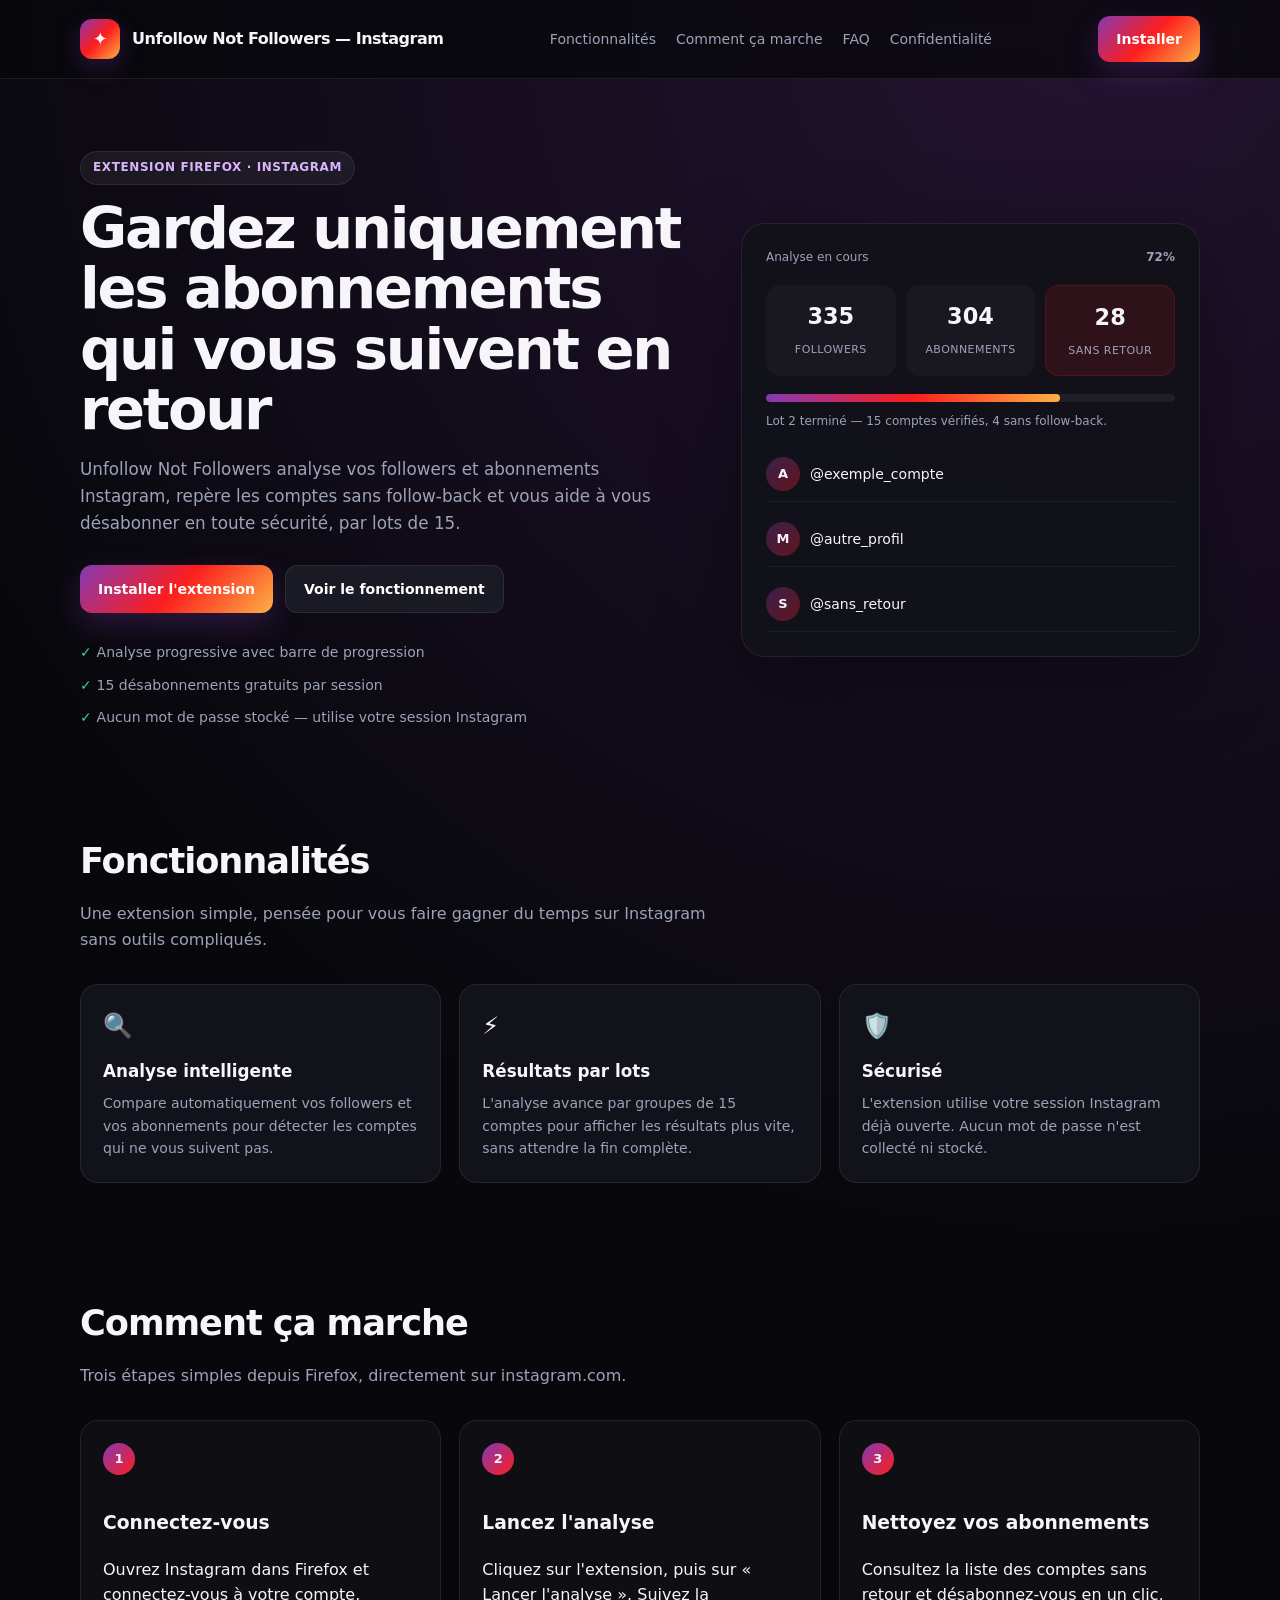
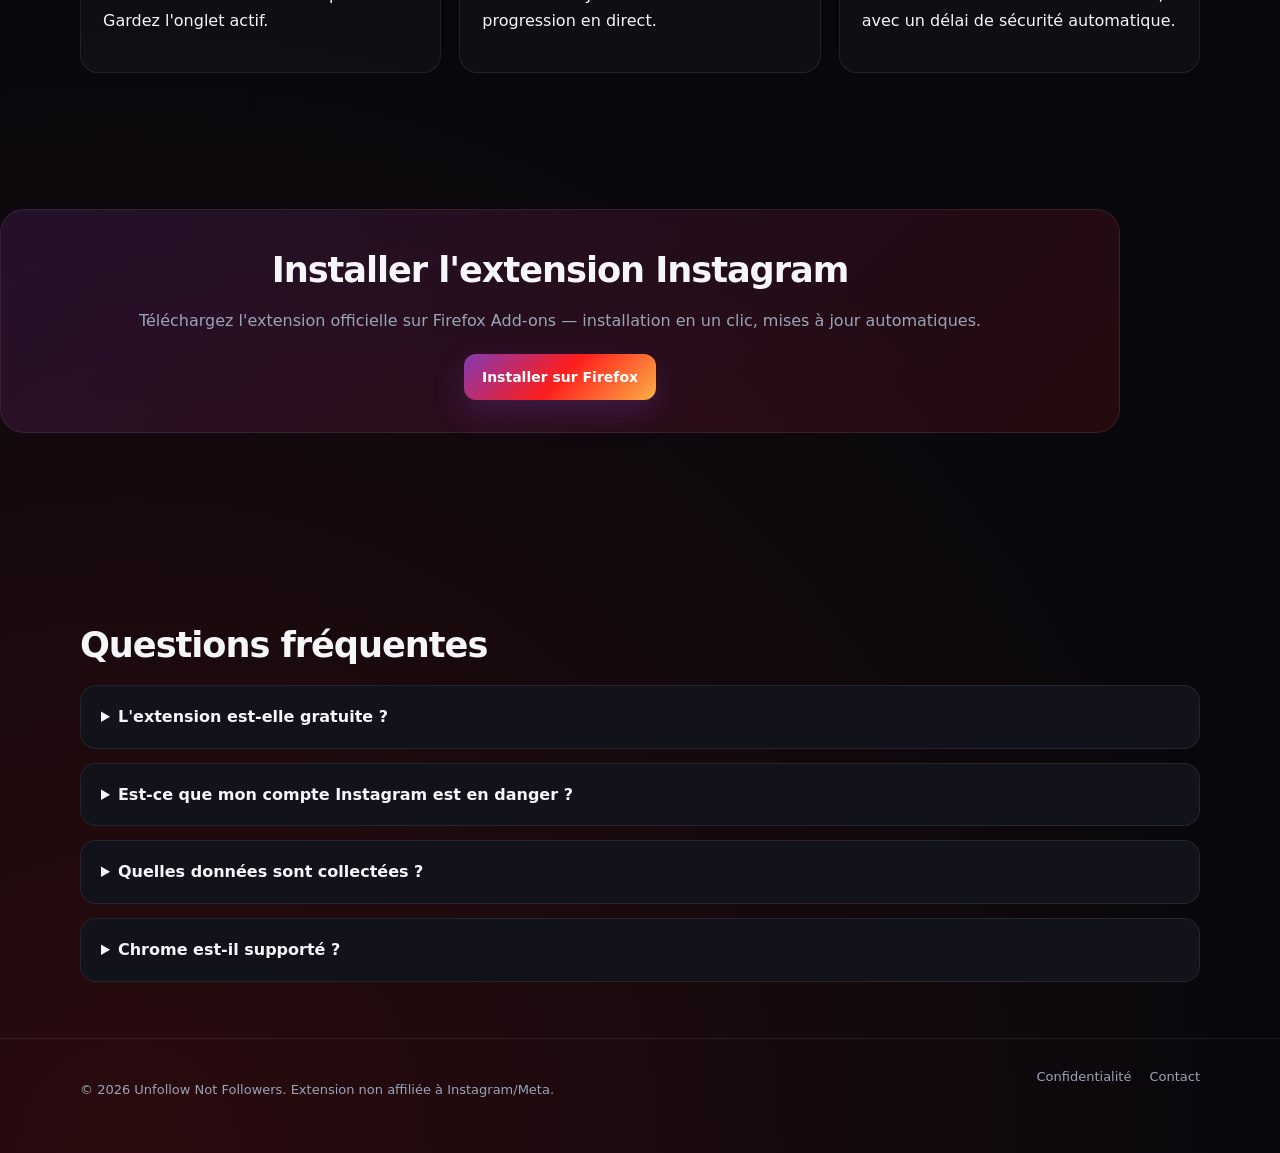
<file: docs/index.html>
<!DOCTYPE html>
<html lang="fr">
  <head>
    <meta charset="UTF-8" />
    <meta name="viewport" content="width=device-width, initial-scale=1.0" />
    <title>Unfollow Not Followers — Instagram</title>
    <meta
      name="description"
      content="Extension Firefox pour Instagram : trouvez qui ne vous suit pas en retour et nettoyez vos abonnements facilement."
    />
    <meta name="robots" content="index, follow" />
    <link rel="canonical" href="https://lxcasm.github.io/unfollow-not-followers/" />
    <link rel="stylesheet" href="styles.css" />
  </head>
  <body>
    <header class="site-header">
      <div class="container nav">
        <a class="brand" href="index.html">
          <span class="brand-mark">✦</span>
          <span>Unfollow Not Followers — Instagram</span>
        </a>
        <nav class="nav-links" aria-label="Navigation principale">
          <a href="#fonctionnalites">Fonctionnalités</a>
          <a href="#comment">Comment ça marche</a>
          <a href="#faq">FAQ</a>
          <a href="confidentialite.html">Confidentialité</a>
        </nav>
        <a class="btn btn-primary" href="#installer">Installer</a>
      </div>
    </header>

    <main>
      <section class="hero">
        <div class="container hero-grid">
          <div>
            <span class="eyebrow">Extension Firefox · Instagram</span>
            <h1>Gardez uniquement les abonnements qui vous suivent en retour</h1>
            <p class="hero-lead">
              Unfollow Not Followers analyse vos followers et abonnements Instagram,
              repère les comptes sans follow-back et vous aide à vous désabonner en toute
              sécurité, par lots de 15.
            </p>
            <div class="hero-actions">
              <a class="btn btn-primary" href="#installer">Installer l'extension</a>
              <a class="btn btn-secondary" href="#comment">Voir le fonctionnement</a>
            </div>
            <ul class="hero-points">
              <li>Analyse progressive avec barre de progression</li>
              <li>15 désabonnements gratuits par session</li>
              <li>Aucun mot de passe stocké — utilise votre session Instagram</li>
            </ul>
          </div>

          <aside class="preview-card" aria-label="Aperçu de l'extension">
            <div class="preview-top">
              <span>Analyse en cours</span>
              <strong>72%</strong>
            </div>
            <div class="preview-stats">
              <div class="stat">
                <strong>335</strong>
                <span>Followers</span>
              </div>
              <div class="stat">
                <strong>304</strong>
                <span>Abonnements</span>
              </div>
              <div class="stat highlight">
                <strong>28</strong>
                <span>Sans retour</span>
              </div>
            </div>
            <div class="progress" aria-hidden="true"><span></span></div>
            <p style="margin: 0 0 16px; font-size: 12px; color: var(--muted)">
              Lot 2 terminé — 15 comptes vérifiés, 4 sans follow-back.
            </p>
            <div class="preview-list">
              <div class="preview-user">
                <span class="avatar">A</span>
                <span>@exemple_compte</span>
              </div>
              <div class="preview-user">
                <span class="avatar">M</span>
                <span>@autre_profil</span>
              </div>
              <div class="preview-user">
                <span class="avatar">S</span>
                <span>@sans_retour</span>
              </div>
            </div>
          </aside>
        </div>
      </section>

      <section class="section" id="fonctionnalites">
        <div class="container">
          <h2>Fonctionnalités</h2>
          <p class="section-intro">
            Une extension simple, pensée pour vous faire gagner du temps sur Instagram
            sans outils compliqués.
          </p>
          <div class="cards">
            <article class="card">
              <div class="card-icon">🔍</div>
              <h3>Analyse intelligente</h3>
              <p>
                Compare automatiquement vos followers et vos abonnements pour détecter
                les comptes qui ne vous suivent pas.
              </p>
            </article>
            <article class="card">
              <div class="card-icon">⚡</div>
              <h3>Résultats par lots</h3>
              <p>
                L'analyse avance par groupes de 15 comptes pour afficher les résultats
                plus vite, sans attendre la fin complète.
              </p>
            </article>
            <article class="card">
              <div class="card-icon">🛡️</div>
              <h3>Sécurisé</h3>
              <p>
                L'extension utilise votre session Instagram déjà ouverte. Aucun mot de
                passe n'est collecté ni stocké.
              </p>
            </article>
          </div>
        </div>
      </section>

      <section class="section" id="comment">
        <div class="container">
          <h2>Comment ça marche</h2>
          <p class="section-intro">
            Trois étapes simples depuis Firefox, directement sur instagram.com.
          </p>
          <div class="steps">
            <article class="step">
              <span class="step-num">1</span>
              <h3>Connectez-vous</h3>
              <p>
                Ouvrez Instagram dans Firefox et connectez-vous à votre compte. Gardez
                l'onglet actif.
              </p>
            </article>
            <article class="step">
              <span class="step-num">2</span>
              <h3>Lancez l'analyse</h3>
              <p>
                Cliquez sur l'extension, puis sur « Lancer l'analyse ». Suivez la
                progression en direct.
              </p>
            </article>
            <article class="step">
              <span class="step-num">3</span>
              <h3>Nettoyez vos abonnements</h3>
              <p>
                Consultez la liste des comptes sans retour et désabonnez-vous en un
                clic, avec un délai de sécurité automatique.
              </p>
            </article>
          </div>
        </div>
      </section>

      <section class="section" id="installer">
        <div class="container cta-band">
          <h2>Installer l'extension Instagram</h2>
          <p>
            Téléchargez l'extension officielle sur Firefox Add-ons — installation en un clic,
            mises à jour automatiques.
          </p>
          <a
            class="btn btn-primary"
            href="https://addons.mozilla.org/firefox/addon/unfollow-not-followers/"
            target="_blank"
            rel="noopener noreferrer"
            id="amo-link"
          >
            Installer sur Firefox
          </a>
        </div>
      </section>

      <section class="section" id="faq">
        <div class="container">
          <h2>Questions fréquentes</h2>
          <div class="faq">
            <details>
              <summary>L'extension est-elle gratuite ?</summary>
              <p>
                Oui. Vous bénéficiez de 15 désabonnements gratuits par session. Pour
                relancer une nouvelle analyse ensuite, une courte publicité s'affiche
                afin de financer le service.
              </p>
            </details>
            <details>
              <summary>Est-ce que mon compte Instagram est en danger ?</summary>
              <p>
                L'extension inclut un délai entre chaque désabonnement pour limiter les
                risques. Utilisez-la avec modération et évitez les actions massives
                répétées en peu de temps.
              </p>
            </details>
            <details>
              <summary>Quelles données sont collectées ?</summary>
              <p>
                Aucune donnée personnelle n'est envoyée à un serveur externe. Seuls des
                réglages locaux (crédits, préférences) sont stockés dans votre
                navigateur. Consultez notre
                <a href="confidentialite.html">politique de confidentialité</a>.
              </p>
            </details>
            <details>
              <summary>Chrome est-il supporté ?</summary>
              <p>
                L'extension est optimisée pour Firefox. Une version Chrome pourra être
                proposée ultérieurement.
              </p>
            </details>
          </div>
        </div>
      </section>
    </main>

    <footer class="site-footer">
      <div class="container footer-grid">
        <p>© 2026 Unfollow Not Followers. Extension non affiliée à Instagram/Meta.</p>
        <div class="footer-links">
          <a href="confidentialite.html">Confidentialité</a>
          <a href="https://github.com/lxcasm/unfollow-not-followers/issues" target="_blank" rel="noopener noreferrer" id="contact-email">Contact</a>
        </div>
      </div>
    </footer>
  </body>
</html>
</file>
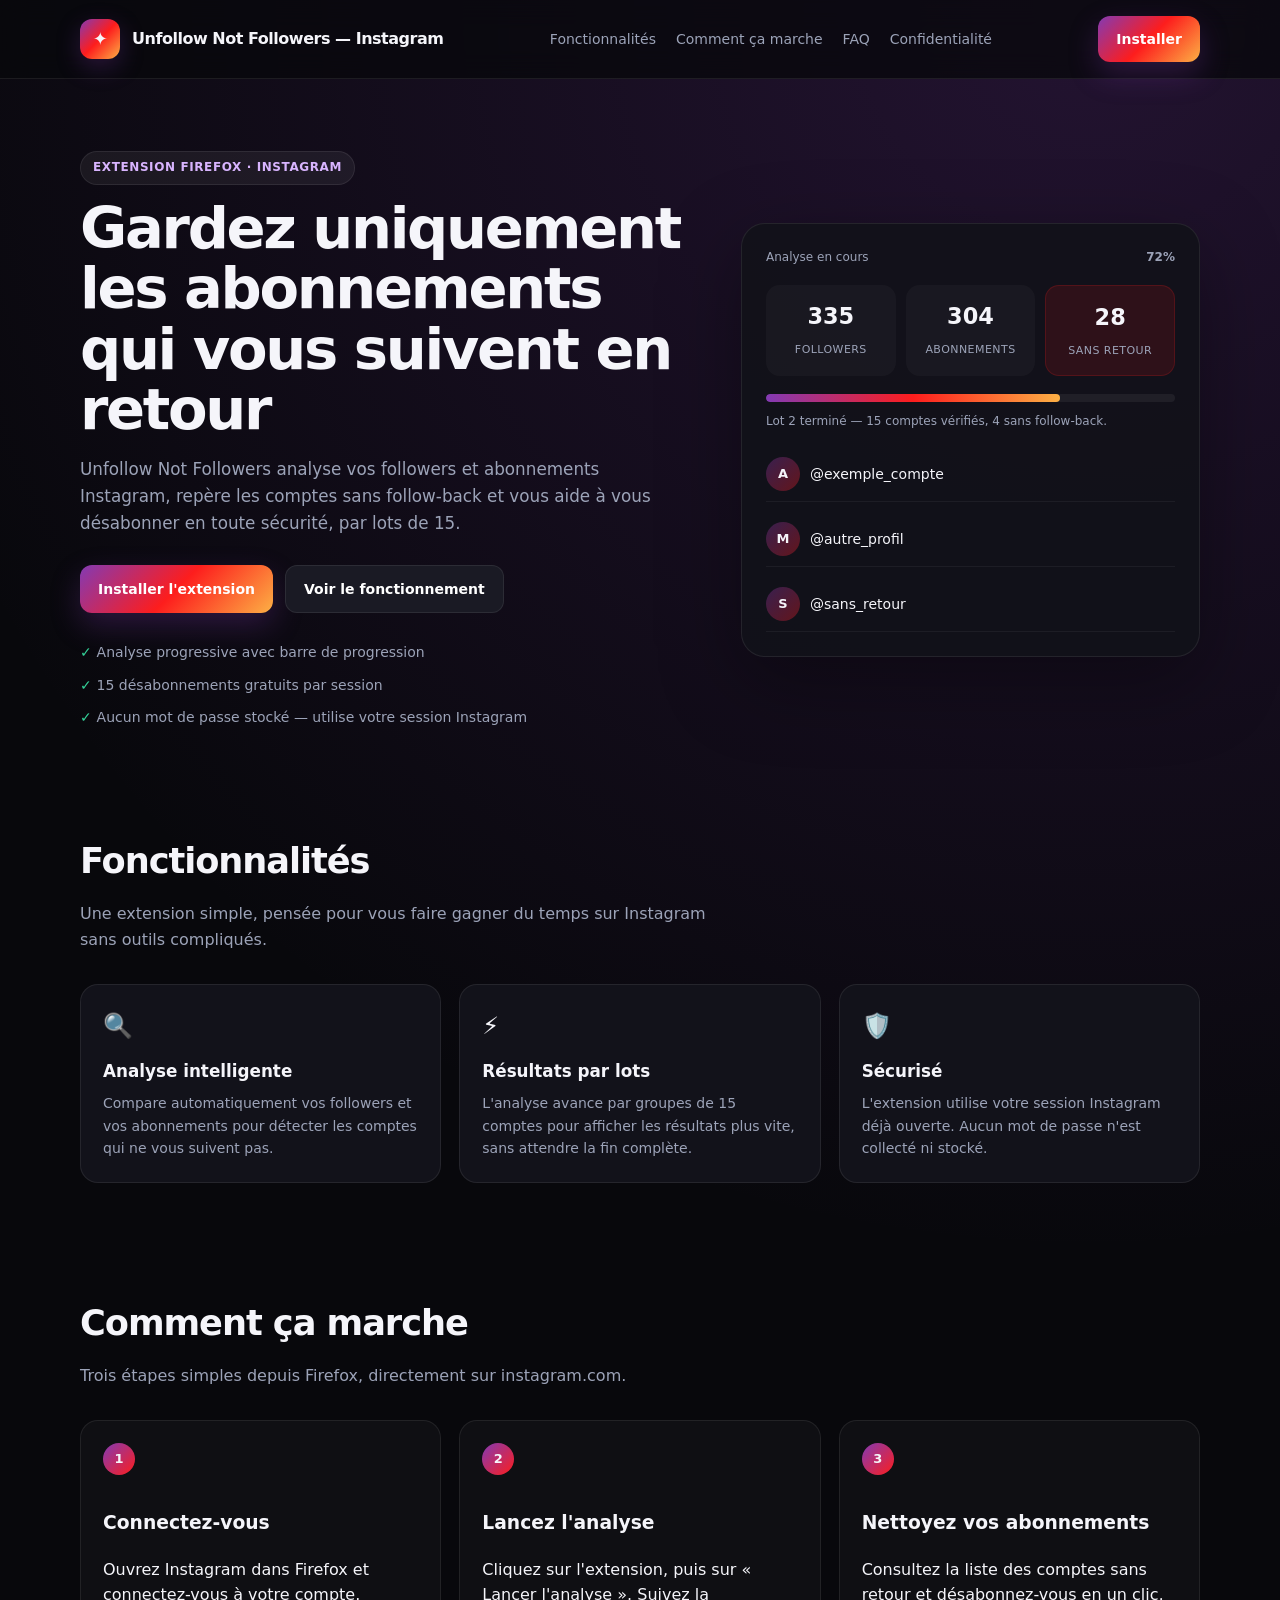
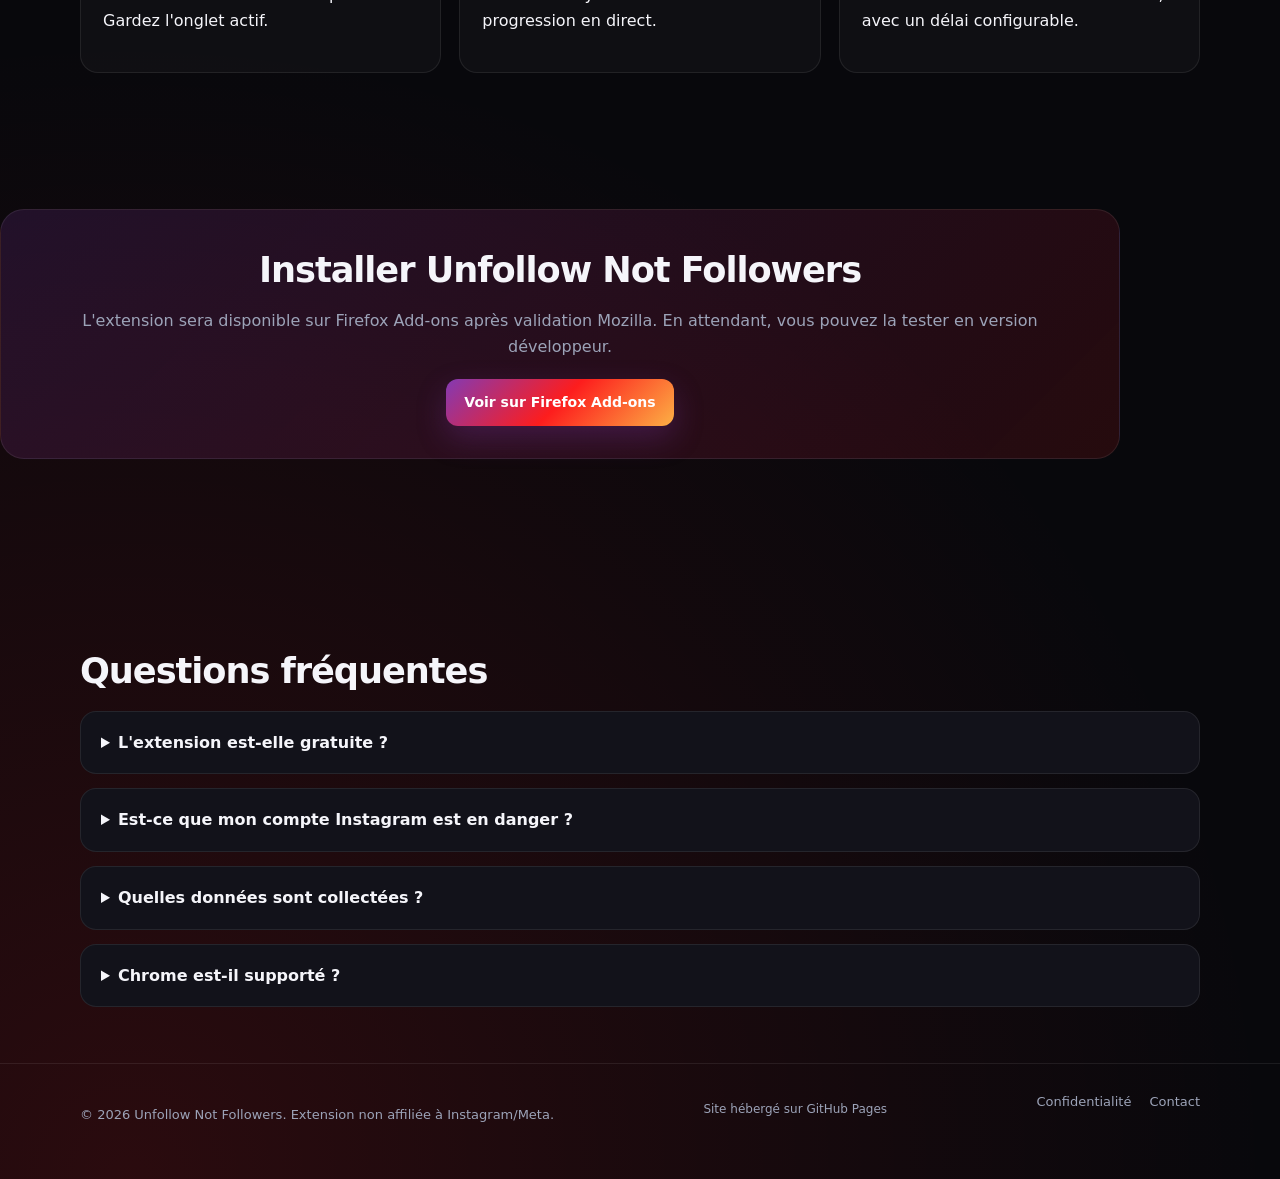
<file: site/index.html>
<!DOCTYPE html>
<html lang="fr">
  <head>
    <meta charset="UTF-8" />
    <meta name="viewport" content="width=device-width, initial-scale=1.0" />
    <title>Unfollow Not Followers — Instagram</title>
    <meta
      name="description"
      content="Extension Firefox pour Instagram : trouvez qui ne vous suit pas en retour et nettoyez vos abonnements facilement."
    />
    <meta name="robots" content="index, follow" />
    <link rel="stylesheet" href="styles.css" />
  </head>
  <body>
    <header class="site-header">
      <div class="container nav">
        <a class="brand" href="index.html">
          <span class="brand-mark">✦</span>
          <span>Unfollow Not Followers — Instagram</span>
        </a>
        <nav class="nav-links" aria-label="Navigation principale">
          <a href="#fonctionnalites">Fonctionnalités</a>
          <a href="#comment">Comment ça marche</a>
          <a href="#faq">FAQ</a>
          <a href="confidentialite.html">Confidentialité</a>
        </nav>
        <a class="btn btn-primary" href="#installer">Installer</a>
      </div>
    </header>

    <main>
      <section class="hero">
        <div class="container hero-grid">
          <div>
            <span class="eyebrow">Extension Firefox · Instagram</span>
            <h1>Gardez uniquement les abonnements qui vous suivent en retour</h1>
            <p class="hero-lead">
              Unfollow Not Followers analyse vos followers et abonnements Instagram,
              repère les comptes sans follow-back et vous aide à vous désabonner en toute
              sécurité, par lots de 15.
            </p>
            <div class="hero-actions">
              <a class="btn btn-primary" href="#installer">Installer l'extension</a>
              <a class="btn btn-secondary" href="#comment">Voir le fonctionnement</a>
            </div>
            <ul class="hero-points">
              <li>Analyse progressive avec barre de progression</li>
              <li>15 désabonnements gratuits par session</li>
              <li>Aucun mot de passe stocké — utilise votre session Instagram</li>
            </ul>
          </div>

          <aside class="preview-card" aria-label="Aperçu de l'extension">
            <div class="preview-top">
              <span>Analyse en cours</span>
              <strong>72%</strong>
            </div>
            <div class="preview-stats">
              <div class="stat">
                <strong>335</strong>
                <span>Followers</span>
              </div>
              <div class="stat">
                <strong>304</strong>
                <span>Abonnements</span>
              </div>
              <div class="stat highlight">
                <strong>28</strong>
                <span>Sans retour</span>
              </div>
            </div>
            <div class="progress" aria-hidden="true"><span></span></div>
            <p style="margin: 0 0 16px; font-size: 12px; color: var(--muted)">
              Lot 2 terminé — 15 comptes vérifiés, 4 sans follow-back.
            </p>
            <div class="preview-list">
              <div class="preview-user">
                <span class="avatar">A</span>
                <span>@exemple_compte</span>
              </div>
              <div class="preview-user">
                <span class="avatar">M</span>
                <span>@autre_profil</span>
              </div>
              <div class="preview-user">
                <span class="avatar">S</span>
                <span>@sans_retour</span>
              </div>
            </div>
          </aside>
        </div>
      </section>

      <section class="section" id="fonctionnalites">
        <div class="container">
          <h2>Fonctionnalités</h2>
          <p class="section-intro">
            Une extension simple, pensée pour vous faire gagner du temps sur Instagram
            sans outils compliqués.
          </p>
          <div class="cards">
            <article class="card">
              <div class="card-icon">🔍</div>
              <h3>Analyse intelligente</h3>
              <p>
                Compare automatiquement vos followers et vos abonnements pour détecter
                les comptes qui ne vous suivent pas.
              </p>
            </article>
            <article class="card">
              <div class="card-icon">⚡</div>
              <h3>Résultats par lots</h3>
              <p>
                L'analyse avance par groupes de 15 comptes pour afficher les résultats
                plus vite, sans attendre la fin complète.
              </p>
            </article>
            <article class="card">
              <div class="card-icon">🛡️</div>
              <h3>Sécurisé</h3>
              <p>
                L'extension utilise votre session Instagram déjà ouverte. Aucun mot de
                passe n'est collecté ni stocké.
              </p>
            </article>
          </div>
        </div>
      </section>

      <section class="section" id="comment">
        <div class="container">
          <h2>Comment ça marche</h2>
          <p class="section-intro">
            Trois étapes simples depuis Firefox, directement sur instagram.com.
          </p>
          <div class="steps">
            <article class="step">
              <span class="step-num">1</span>
              <h3>Connectez-vous</h3>
              <p>
                Ouvrez Instagram dans Firefox et connectez-vous à votre compte. Gardez
                l'onglet actif.
              </p>
            </article>
            <article class="step">
              <span class="step-num">2</span>
              <h3>Lancez l'analyse</h3>
              <p>
                Cliquez sur l'extension, puis sur « Lancer l'analyse ». Suivez la
                progression en direct.
              </p>
            </article>
            <article class="step">
              <span class="step-num">3</span>
              <h3>Nettoyez vos abonnements</h3>
              <p>
                Consultez la liste des comptes sans retour et désabonnez-vous en un
                clic, avec un délai configurable.
              </p>
            </article>
          </div>
        </div>
      </section>

      <section class="section" id="installer">
        <div class="container cta-band">
          <h2>Installer Unfollow Not Followers</h2>
          <p>
            L'extension sera disponible sur Firefox Add-ons après validation Mozilla.
            En attendant, vous pouvez la tester en version développeur.
          </p>
          <a
            class="btn btn-primary"
            href="https://addons.mozilla.org/fr/firefox/"
            target="_blank"
            rel="noopener noreferrer"
            id="amo-link"
          >
            Voir sur Firefox Add-ons
          </a>
        </div>
      </section>

      <section class="section" id="faq">
        <div class="container">
          <h2>Questions fréquentes</h2>
          <div class="faq">
            <details>
              <summary>L'extension est-elle gratuite ?</summary>
              <p>
                Oui. Vous bénéficiez de 15 désabonnements gratuits par session. Pour
                relancer une nouvelle analyse ensuite, une courte publicité s'affiche
                afin de financer le service.
              </p>
            </details>
            <details>
              <summary>Est-ce que mon compte Instagram est en danger ?</summary>
              <p>
                L'extension inclut un délai entre chaque désabonnement pour limiter les
                risques. Utilisez-la avec modération et évitez les actions massives
                répétées en peu de temps.
              </p>
            </details>
            <details>
              <summary>Quelles données sont collectées ?</summary>
              <p>
                Aucune donnée personnelle n'est envoyée à un serveur externe. Seuls des
                réglages locaux (crédits, préférences) sont stockés dans votre
                navigateur. Consultez notre
                <a href="confidentialite.html">politique de confidentialité</a>.
              </p>
            </details>
            <details>
              <summary>Chrome est-il supporté ?</summary>
              <p>
                L'extension est optimisée pour Firefox. Une version Chrome pourra être
                proposée ultérieurement.
              </p>
            </details>
          </div>
        </div>
      </section>
    </main>

    <footer class="site-footer">
      <div class="container footer-grid">
        <p>© 2026 Unfollow Not Followers. Extension non affiliée à Instagram/Meta.</p>
        <p style="margin-top:8px;font-size:12px">
          Site hébergé sur
          <a href="https://pages.github.com/" target="_blank" rel="noopener noreferrer">GitHub Pages</a>
        </p>
        <div class="footer-links">
          <a href="confidentialite.html">Confidentialité</a>
          <a href="mailto:contact@example.com" id="contact-email">Contact</a>
        </div>
      </div>
    </footer>
  </body>
</html>
</file>
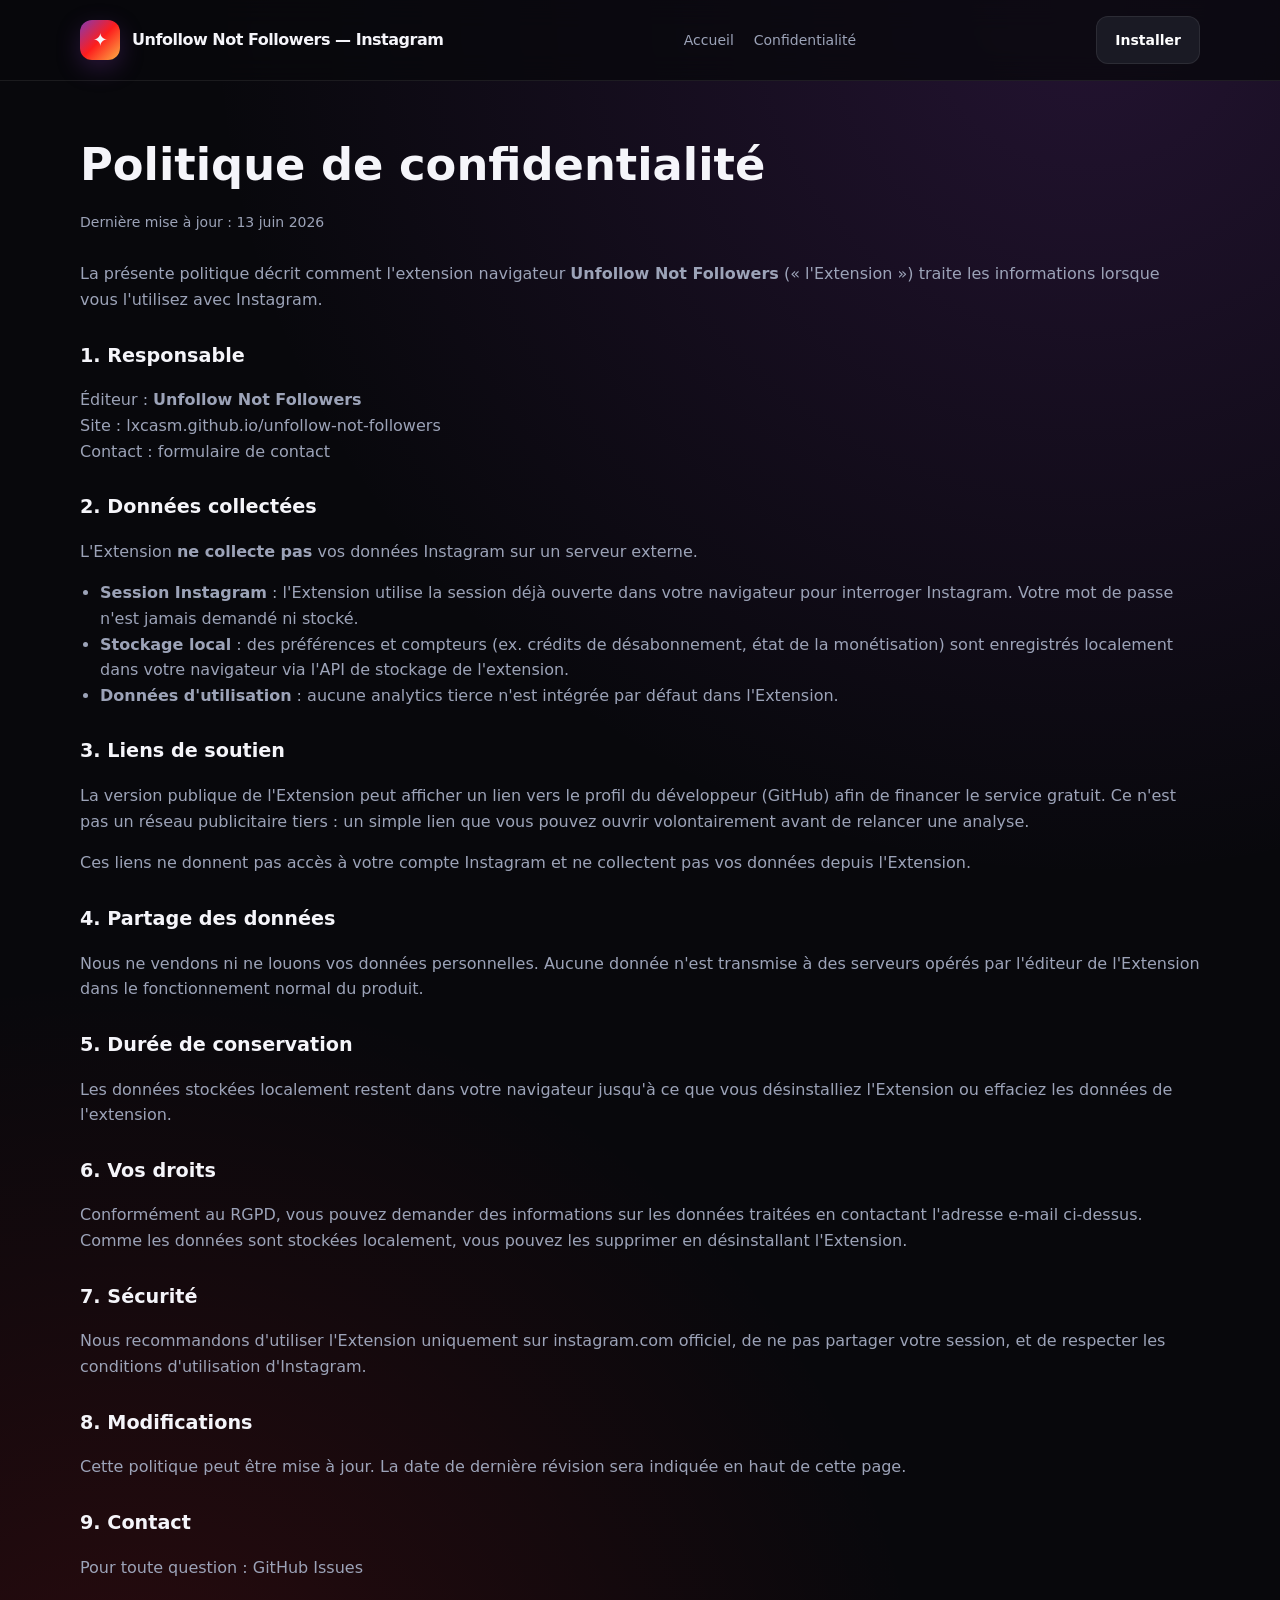
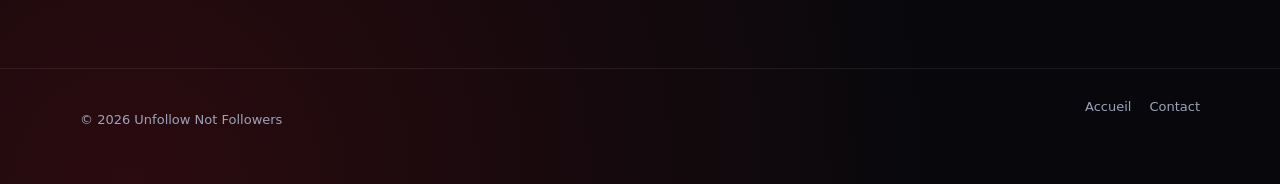
<file: docs/confidentialite.html>
<!DOCTYPE html>
<html lang="fr">
  <head>
    <meta charset="UTF-8" />
    <meta name="viewport" content="width=device-width, initial-scale=1.0" />
    <title>Politique de confidentialité — Unfollow Not Followers Instagram</title>
    <meta name="description" content="Politique de confidentialité de l'extension Unfollow Not Followers pour Instagram." />
    <meta name="robots" content="index, follow" />
    <link rel="canonical" href="https://lxcasm.github.io/unfollow-not-followers/confidentialite.html" />
    <link rel="stylesheet" href="styles.css" />
  </head>
  <body>
    <header class="site-header">
      <div class="container nav">
        <a class="brand" href="index.html">
          <span class="brand-mark">✦</span>
          <span>Unfollow Not Followers — Instagram</span>
        </a>
        <nav class="nav-links">
          <a href="index.html">Accueil</a>
          <a href="confidentialite.html">Confidentialité</a>
        </nav>
        <a class="btn btn-secondary" href="index.html#installer">Installer</a>
      </div>
    </header>

    <main class="legal-page">
      <div class="container">
        <h1>Politique de confidentialité</h1>
        <p class="legal-meta">Dernière mise à jour : 13 juin 2026</p>

        <p>
          La présente politique décrit comment l'extension navigateur
          <strong>Unfollow Not Followers</strong> (« l'Extension ») traite les
          informations lorsque vous l'utilisez avec Instagram.
        </p>

        <h2>1. Responsable</h2>
        <p>
          Éditeur : <strong>Unfollow Not Followers</strong><br />
          Site :
          <a href="https://lxcasm.github.io/unfollow-not-followers/">lxcasm.github.io/unfollow-not-followers</a><br />
          Contact :
          <a href="https://github.com/lxcasm/unfollow-not-followers/issues">formulaire de contact</a>
        </p>

        <h2>2. Données collectées</h2>
        <p>L'Extension <strong>ne collecte pas</strong> vos données Instagram sur un serveur externe.</p>
        <ul>
          <li>
            <strong>Session Instagram</strong> : l'Extension utilise la session déjà
            ouverte dans votre navigateur pour interroger Instagram. Votre mot de passe
            n'est jamais demandé ni stocké.
          </li>
          <li>
            <strong>Stockage local</strong> : des préférences et compteurs (ex. crédits
            de désabonnement, état de la monétisation) sont enregistrés localement dans
            votre navigateur via l'API de stockage de l'extension.
          </li>
          <li>
            <strong>Données d'utilisation</strong> : aucune analytics tierce n'est
            intégrée par défaut dans l'Extension.
          </li>
        </ul>

        <h2>3. Liens de soutien</h2>
        <p>
          La version publique de l'Extension peut afficher un lien vers le profil du
          développeur (<a href="https://github.com/lxcasm">GitHub</a>) afin de financer le service gratuit. Ce n'est
          pas un réseau publicitaire tiers : un simple lien que vous pouvez ouvrir
          volontairement avant de relancer une analyse.
        </p>
        <p>
          Ces liens ne donnent pas accès à votre compte Instagram et ne collectent pas
          vos données depuis l'Extension.
        </p>

        <h2>4. Partage des données</h2>
        <p>
          Nous ne vendons ni ne louons vos données personnelles. Aucune donnée n'est
          transmise à des serveurs opérés par l'éditeur de l'Extension dans le
          fonctionnement normal du produit.
        </p>

        <h2>5. Durée de conservation</h2>
        <p>
          Les données stockées localement restent dans votre navigateur jusqu'à ce que
          vous désinstalliez l'Extension ou effaciez les données de l'extension.
        </p>

        <h2>6. Vos droits</h2>
        <p>
          Conformément au RGPD, vous pouvez demander des informations sur les données
          traitées en contactant l'adresse e-mail ci-dessus. Comme les données sont
          stockées localement, vous pouvez les supprimer en désinstallant l'Extension.
        </p>

        <h2>7. Sécurité</h2>
        <p>
          Nous recommandons d'utiliser l'Extension uniquement sur instagram.com
          officiel, de ne pas partager votre session, et de respecter les conditions
          d'utilisation d'Instagram.
        </p>

        <h2>8. Modifications</h2>
        <p>
          Cette politique peut être mise à jour. La date de dernière révision sera
          indiquée en haut de cette page.
        </p>

        <h2>9. Contact</h2>
        <p>
          Pour toute question :
          <a href="https://github.com/lxcasm/unfollow-not-followers/issues">GitHub Issues</a>
        </p>
      </div>
    </main>

    <footer class="site-footer">
      <div class="container footer-grid">
        <p>© 2026 Unfollow Not Followers</p>
        <div class="footer-links">
          <a href="index.html">Accueil</a>
          <a href="https://github.com/lxcasm/unfollow-not-followers/issues" target="_blank" rel="noopener noreferrer">Contact</a>
        </div>
      </div>
    </footer>
  </body>
</html>
</file>
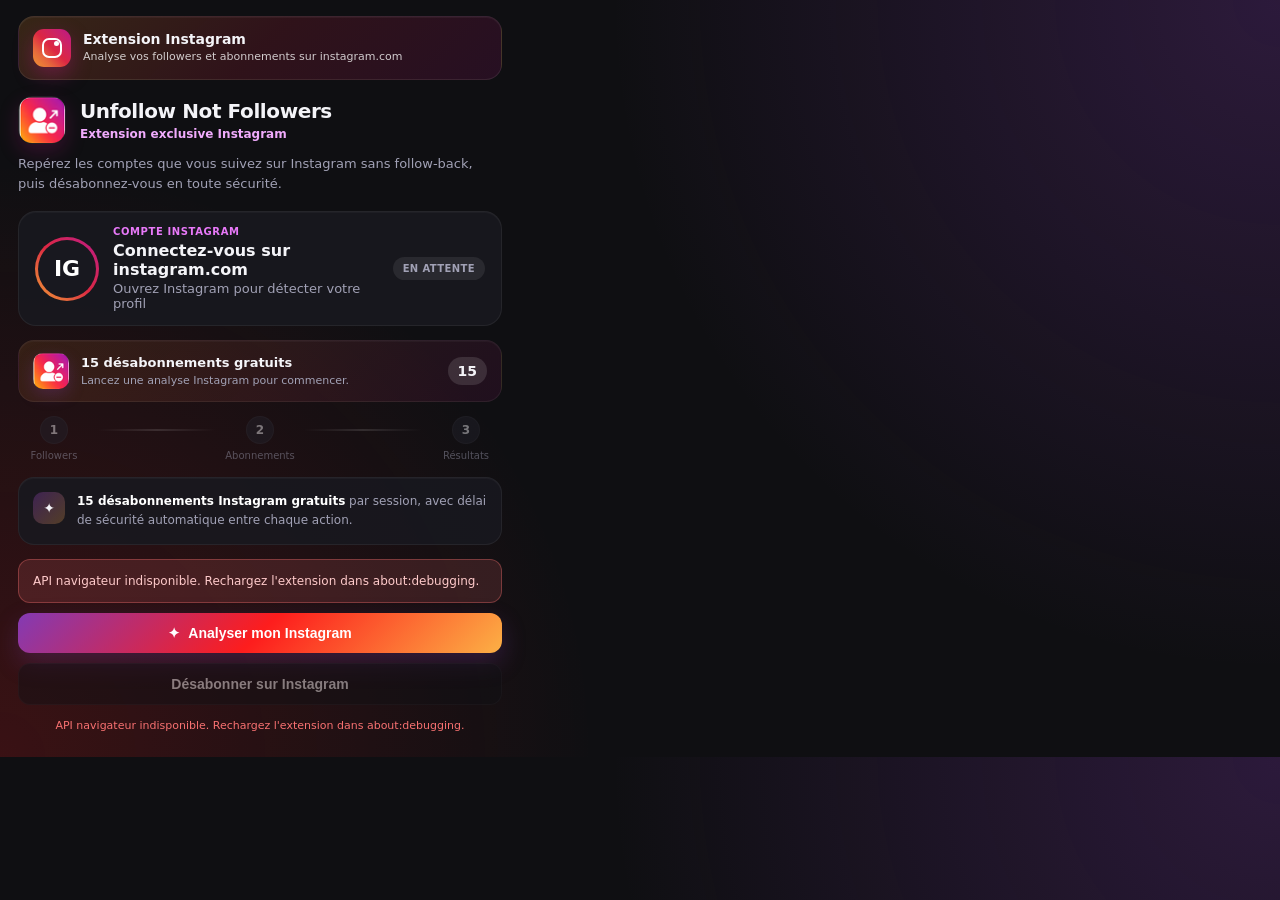
<file: popup/popup.html>
<!DOCTYPE html>
<html lang="fr">
  <head>
    <meta charset="UTF-8" />
    <meta name="viewport" content="width=device-width, initial-scale=1.0" />
    <title>Unfollow Not Followers INSTAGRAM</title>
    <link rel="stylesheet" href="popup.css" />
  </head>
  <body>
    <div class="app">
      <div class="instagram-banner" aria-label="Extension pour Instagram">
        <span class="instagram-icon" aria-hidden="true"></span>
        <div>
          <strong>Extension Instagram</strong>
          <span>Analyse vos followers et abonnements sur instagram.com</span>
        </div>
      </div>

      <header class="hero">
        <div class="hero-brand">
          <img
            class="hero-logo"
            src="../icons/icon-48.png"
            alt=""
          />
          <div>
            <h1>Unfollow Not Followers</h1>
            <p class="hero-subtitle">Extension exclusive Instagram</p>
          </div>
        </div>
        <p class="hero-text">
          Repérez les comptes que vous suivez sur Instagram sans follow-back, puis
          désabonnez-vous en toute sécurité.
        </p>
      </header>

      <section id="profilePanel" class="profile-panel">
        <div id="profileAvatar" class="profile-avatar">IG</div>
        <div class="profile-body">
          <span class="profile-label">Compte Instagram</span>
          <strong id="profileName">Connectez-vous sur instagram.com</strong>
          <span id="profileUsername" class="profile-username">Ouvrez Instagram pour détecter votre profil</span>
          <div id="profileMeta" class="profile-meta hidden">
            <span id="profileFollowers">— followers</span>
            <span aria-hidden="true">·</span>
            <span id="profileFollowing">— abonnements</span>
          </div>
        </div>
        <span class="profile-status" id="profileStatus">En attente</span>
      </section>

      <section id="creditsPanel" class="credits-panel">
        <img class="credits-logo" src="../icons/icon-48.png" alt="" />
        <div class="credits-body">
          <strong id="creditsTitle">15 désabonnements gratuits</strong>
          <p id="creditsDesc">Lancez une analyse Instagram pour commencer.</p>
        </div>
        <span id="creditsBadge" class="credits-badge">15</span>
      </section>

      <section class="steps" aria-label="Étapes de l'analyse Instagram">
        <div class="step" data-step="1">
          <span class="step-dot">1</span>
          <span class="step-label">Followers</span>
        </div>
        <div class="step-line"></div>
        <div class="step" data-step="2">
          <span class="step-dot">2</span>
          <span class="step-label">Abonnements</span>
        </div>
        <div class="step-line"></div>
        <div class="step" data-step="3">
          <span class="step-dot">3</span>
          <span class="step-label">Résultats</span>
        </div>
      </section>

      <section id="progressPanel" class="progress-panel hidden">
        <div class="progress-top">
          <span id="progressPhase" class="progress-phase">Préparation…</span>
          <span id="progressPercent" class="progress-percent">0%</span>
        </div>
        <div class="progress-track">
          <div id="progressBar" class="progress-bar"></div>
        </div>
        <p id="progressMessage" class="progress-message">
          Connexion à votre compte Instagram…
        </p>
      </section>

      <section id="statsPanel" class="stats-panel hidden">
        <div class="stat-card">
          <span class="stat-value" id="statFollowers">—</span>
          <span class="stat-label">Followers IG</span>
        </div>
        <div class="stat-card">
          <span class="stat-value" id="statFollowing">—</span>
          <span class="stat-label">Abonnements IG</span>
        </div>
        <div class="stat-card highlight">
          <span class="stat-value" id="statNonFollowers">—</span>
          <span class="stat-label">Sans retour</span>
        </div>
      </section>

      <section class="info-card">
        <div class="info-icon">✦</div>
        <p>
          <strong>15 désabonnements Instagram gratuits</strong> par session, avec
          délai de sécurité automatique entre chaque action.
        </p>
      </section>

      <section class="controls">
        <div id="errorBanner" class="error-banner hidden" role="alert"></div>
        <button id="analyzeBtn" type="button" class="btn btn-primary">
          <span class="btn-icon">✦</span>
          <span id="analyzeBtnLabel">Analyser mon Instagram</span>
        </button>
        <button id="unfollowBtn" type="button" class="btn btn-dark" disabled>
          <span id="unfollowBtnLabel">Désabonner sur Instagram</span>
        </button>
      </section>

      <section id="resultsPanel" class="results-panel hidden">
        <div class="results-header">
          <h2>Abonnements Instagram sans retour</h2>
          <span id="resultsCount" class="results-count">0</span>
        </div>
        <ul id="userList" class="user-list"></ul>
        <p id="emptyState" class="empty-state hidden">
          Parfait — tous vos abonnements Instagram vous suivent en retour.
        </p>
      </section>

      <section id="adBanner" class="ad-banner hidden">
        <span class="ad-tag">Soutien</span>
        <a id="adBannerLink" href="#" target="_blank" rel="noopener noreferrer">
          <strong id="adBannerTitle"></strong>
          <span id="adBannerText"></span>
        </a>
      </section>

      <p id="status" class="status" role="status"></p>
    </div>

    <div id="adModal" class="ad-modal hidden" role="dialog" aria-modal="true">
      <div class="ad-modal-card">
        <div class="ad-modal-header">
          <span class="ad-tag">Soutien</span>
          <h2>Débloquez une nouvelle analyse</h2>
          <p>
            Vous avez utilisé vos 15 désabonnements gratuits. Visitez le profil du
            développeur pendant quelques secondes pour continuer.
          </p>
        </div>

        <a
          id="adModalLink"
          class="ad-modal-content"
          href="#"
          target="_blank"
          rel="noopener noreferrer"
        >
          <img
            class="ad-modal-image"
            src="../icons/icon-96.png"
            alt=""
          />
          <strong id="adModalTitle"></strong>
          <span id="adModalText"></span>
          <span class="ad-modal-cta" id="adModalCta"></span>
        </a>

        <div class="ad-timer-track">
          <div id="adTimerBar" class="ad-timer-bar"></div>
        </div>
        <p id="adTimerLabel" class="ad-timer-label">Visite en cours… 8 s</p>

        <button id="adContinueBtn" type="button" class="btn btn-primary" disabled>
          Continuer l'analyse Instagram
        </button>
        <button id="adCancelBtn" type="button" class="btn btn-ghost">Plus tard</button>
      </div>
    </div>

    <script src="popup.js"></script>
  </body>
</html>
</file>
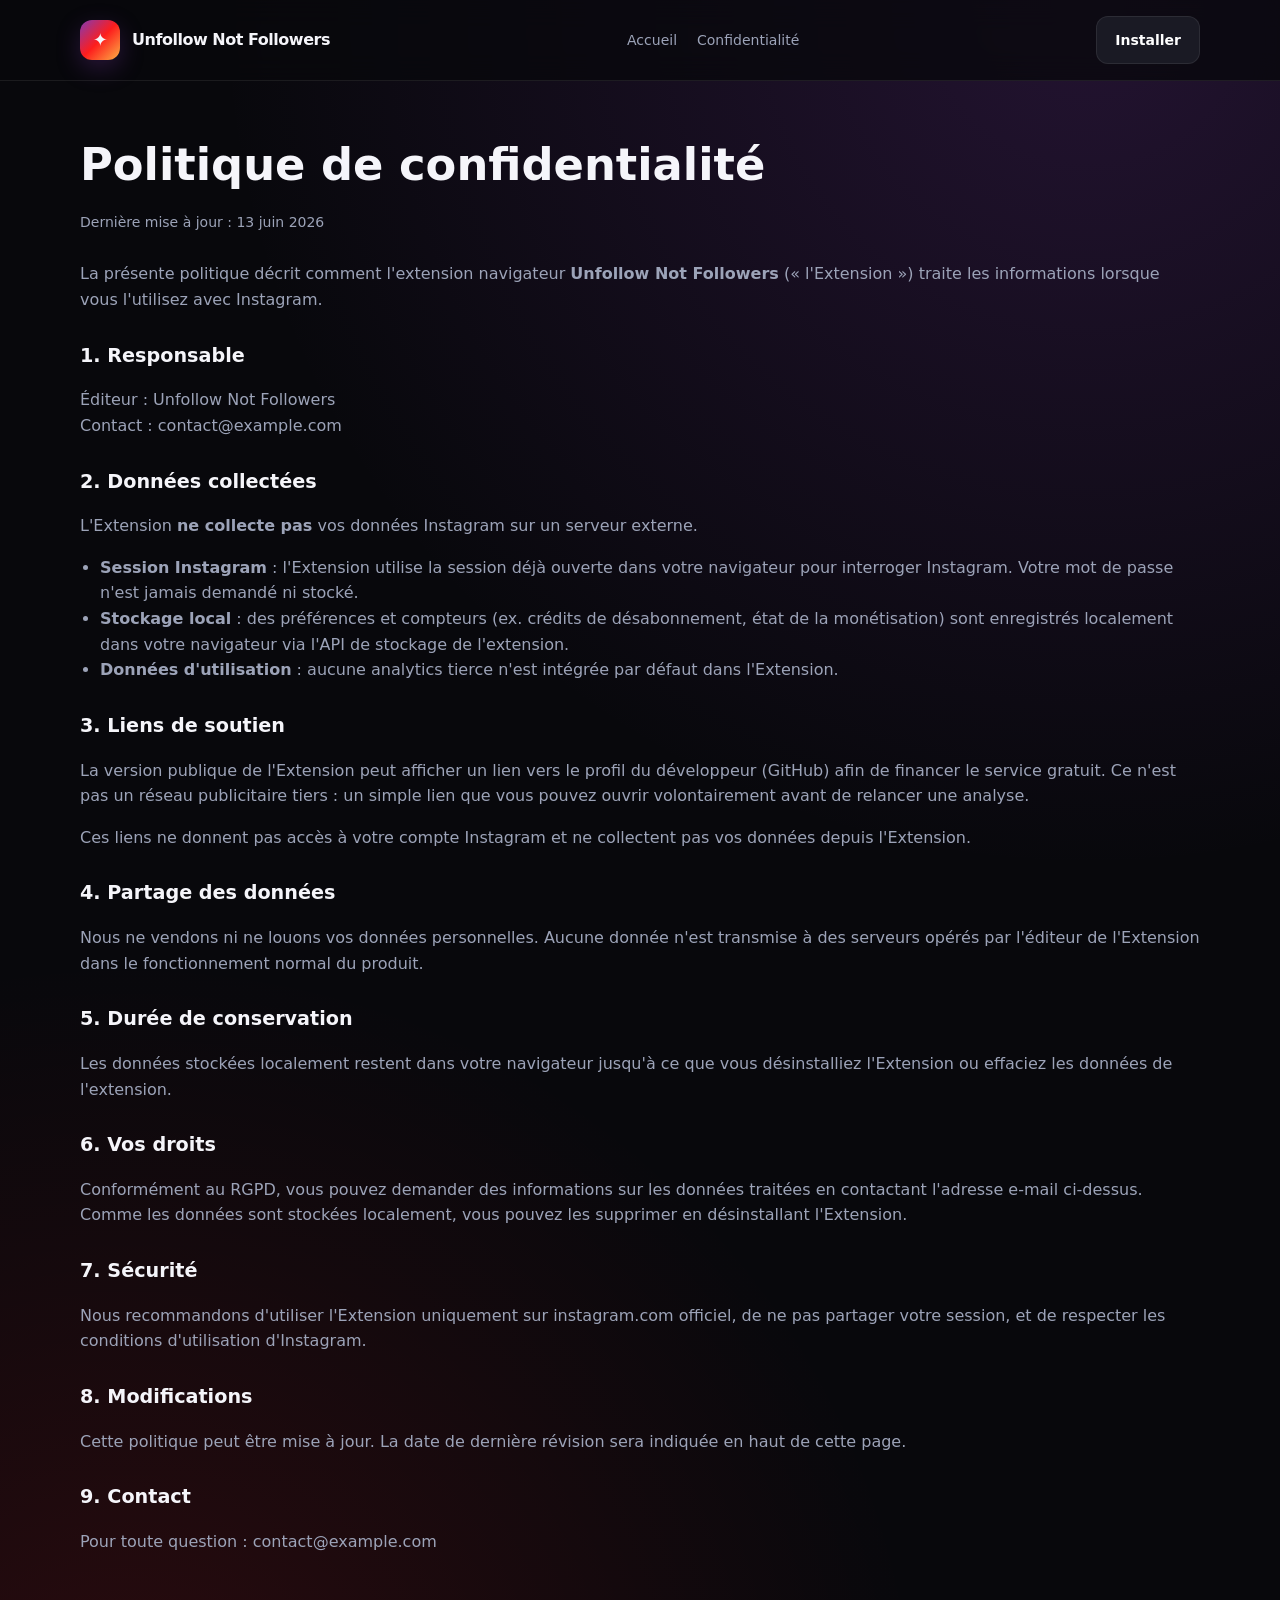
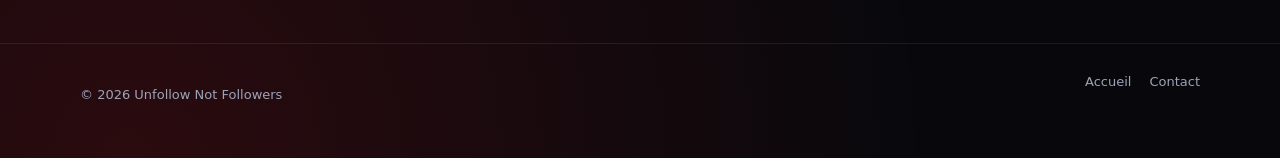
<file: site/confidentialite.html>
<!DOCTYPE html>
<html lang="fr">
  <head>
    <meta charset="UTF-8" />
    <meta name="viewport" content="width=device-width, initial-scale=1.0" />
    <title>Politique de confidentialité — Unfollow Not Followers</title>
    <meta name="description" content="Politique de confidentialité de l'extension Unfollow Not Followers pour Instagram." />
    <meta name="robots" content="index, follow" />
    <link rel="stylesheet" href="styles.css" />
  </head>
  <body>
    <header class="site-header">
      <div class="container nav">
        <a class="brand" href="index.html">
          <span class="brand-mark">✦</span>
          <span>Unfollow Not Followers</span>
        </a>
        <nav class="nav-links">
          <a href="index.html">Accueil</a>
          <a href="confidentialite.html">Confidentialité</a>
        </nav>
        <a class="btn btn-secondary" href="index.html#installer">Installer</a>
      </div>
    </header>

    <main class="legal-page">
      <div class="container">
        <h1>Politique de confidentialité</h1>
        <p class="legal-meta">Dernière mise à jour : 13 juin 2026</p>

        <p>
          La présente politique décrit comment l'extension navigateur
          <strong>Unfollow Not Followers</strong> (« l'Extension ») traite les
          informations lorsque vous l'utilisez avec Instagram.
        </p>

        <h2>1. Responsable</h2>
        <p>
          Éditeur : Unfollow Not Followers<br />
          Contact :
          <a href="mailto:contact@example.com">contact@example.com</a>
        </p>

        <h2>2. Données collectées</h2>
        <p>L'Extension <strong>ne collecte pas</strong> vos données Instagram sur un serveur externe.</p>
        <ul>
          <li>
            <strong>Session Instagram</strong> : l'Extension utilise la session déjà
            ouverte dans votre navigateur pour interroger Instagram. Votre mot de passe
            n'est jamais demandé ni stocké.
          </li>
          <li>
            <strong>Stockage local</strong> : des préférences et compteurs (ex. crédits
            de désabonnement, état de la monétisation) sont enregistrés localement dans
            votre navigateur via l'API de stockage de l'extension.
          </li>
          <li>
            <strong>Données d'utilisation</strong> : aucune analytics tierce n'est
            intégrée par défaut dans l'Extension.
          </li>
        </ul>

        <h2>3. Liens de soutien</h2>
        <p>
          La version publique de l'Extension peut afficher un lien vers le profil du
          développeur (<a href="https://github.com/lxcasm">GitHub</a>) afin de financer le service gratuit. Ce n'est
          pas un réseau publicitaire tiers : un simple lien que vous pouvez ouvrir
          volontairement avant de relancer une analyse.
        </p>
        <p>
          Ces liens ne donnent pas accès à votre compte Instagram et ne collectent pas
          vos données depuis l'Extension.
        </p>

        <h2>4. Partage des données</h2>
        <p>
          Nous ne vendons ni ne louons vos données personnelles. Aucune donnée n'est
          transmise à des serveurs opérés par l'éditeur de l'Extension dans le
          fonctionnement normal du produit.
        </p>

        <h2>5. Durée de conservation</h2>
        <p>
          Les données stockées localement restent dans votre navigateur jusqu'à ce que
          vous désinstalliez l'Extension ou effaciez les données de l'extension.
        </p>

        <h2>6. Vos droits</h2>
        <p>
          Conformément au RGPD, vous pouvez demander des informations sur les données
          traitées en contactant l'adresse e-mail ci-dessus. Comme les données sont
          stockées localement, vous pouvez les supprimer en désinstallant l'Extension.
        </p>

        <h2>7. Sécurité</h2>
        <p>
          Nous recommandons d'utiliser l'Extension uniquement sur instagram.com
          officiel, de ne pas partager votre session, et de respecter les conditions
          d'utilisation d'Instagram.
        </p>

        <h2>8. Modifications</h2>
        <p>
          Cette politique peut être mise à jour. La date de dernière révision sera
          indiquée en haut de cette page.
        </p>

        <h2>9. Contact</h2>
        <p>
          Pour toute question :
          <a href="mailto:contact@example.com">contact@example.com</a>
        </p>
      </div>
    </main>

    <footer class="site-footer">
      <div class="container footer-grid">
        <p>© 2026 Unfollow Not Followers</p>
        <div class="footer-links">
          <a href="index.html">Accueil</a>
          <a href="mailto:contact@example.com">Contact</a>
        </div>
      </div>
    </footer>
  </body>
</html>
</file>
<file: docs/styles.css>
/* Unfollow Not Followers — site public */

:root {
  --bg: #08080c;
  --surface: #12121a;
  --surface-2: #1a1a24;
  --border: rgba(255, 255, 255, 0.08);
  --text: #f5f5fa;
  --muted: #9ca3b8;
  --accent-a: #833ab4;
  --accent-b: #fd1d1d;
  --accent-c: #fcb045;
  --success: #34d399;
  --max: 1120px;
}

* {
  box-sizing: border-box;
}

html {
  scroll-behavior: smooth;
}

body {
  margin: 0;
  font-family: Inter, "Segoe UI", system-ui, sans-serif;
  color: var(--text);
  background:
    radial-gradient(circle at 85% 0%, rgba(131, 58, 180, 0.22), transparent 42%),
    radial-gradient(circle at 10% 100%, rgba(253, 29, 29, 0.14), transparent 38%),
    var(--bg);
  line-height: 1.6;
}

a {
  color: inherit;
  text-decoration: none;
}

img {
  max-width: 100%;
}

.container {
  width: min(100% - 32px, var(--max));
  margin-inline: auto;
}

.site-header {
  position: sticky;
  top: 0;
  z-index: 20;
  backdrop-filter: blur(14px);
  background: rgba(8, 8, 12, 0.78);
  border-bottom: 1px solid var(--border);
}

.nav {
  display: flex;
  align-items: center;
  justify-content: space-between;
  gap: 16px;
  padding: 16px 0;
}

.brand {
  display: flex;
  align-items: center;
  gap: 12px;
  font-weight: 800;
  letter-spacing: -0.03em;
}

.brand-mark {
  display: grid;
  place-items: center;
  width: 40px;
  height: 40px;
  border-radius: 12px;
  background: linear-gradient(135deg, var(--accent-a), var(--accent-b), var(--accent-c));
  box-shadow: 0 8px 24px rgba(131, 58, 180, 0.28);
  font-size: 18px;
}

.nav-links {
  display: flex;
  align-items: center;
  gap: 20px;
  font-size: 14px;
  color: var(--muted);
}

.nav-links a:hover {
  color: #fff;
}

.btn {
  display: inline-flex;
  align-items: center;
  justify-content: center;
  gap: 8px;
  padding: 12px 18px;
  border: none;
  border-radius: 12px;
  font-size: 14px;
  font-weight: 700;
  cursor: pointer;
  transition: transform 0.15s ease, box-shadow 0.15s ease;
}

.btn:hover {
  transform: translateY(-1px);
}

.btn-primary {
  color: #fff;
  background: linear-gradient(135deg, var(--accent-a), var(--accent-b), var(--accent-c));
  box-shadow: 0 12px 30px rgba(131, 58, 180, 0.28);
}

.btn-secondary {
  color: #fff;
  background: var(--surface-2);
  border: 1px solid var(--border);
}

.hero {
  padding: 72px 0 48px;
}

.hero-grid {
  display: grid;
  grid-template-columns: 1.15fr 0.85fr;
  gap: 40px;
  align-items: center;
}

.eyebrow {
  display: inline-block;
  margin-bottom: 14px;
  padding: 6px 12px;
  border-radius: 999px;
  background: rgba(255, 255, 255, 0.06);
  border: 1px solid var(--border);
  font-size: 12px;
  font-weight: 700;
  letter-spacing: 0.05em;
  text-transform: uppercase;
  color: #d8b4fe;
}

.hero h1 {
  margin: 0 0 16px;
  font-size: clamp(2.2rem, 5vw, 3.6rem);
  line-height: 1.05;
  letter-spacing: -0.04em;
}

.hero-lead {
  margin: 0 0 28px;
  max-width: 56ch;
  color: var(--muted);
  font-size: 1.05rem;
}

.hero-actions {
  display: flex;
  flex-wrap: wrap;
  gap: 12px;
  margin-bottom: 28px;
}

.hero-points {
  display: grid;
  gap: 10px;
  margin: 0;
  padding: 0;
  list-style: none;
  color: var(--muted);
  font-size: 14px;
}

.hero-points li::before {
  content: "✓ ";
  color: var(--success);
  font-weight: 700;
}

.preview-card {
  padding: 24px;
  border-radius: 24px;
  background: rgba(18, 18, 26, 0.92);
  border: 1px solid var(--border);
  box-shadow: 0 24px 80px rgba(0, 0, 0, 0.35);
}

.preview-top {
  display: flex;
  justify-content: space-between;
  align-items: center;
  margin-bottom: 18px;
  font-size: 12px;
  color: var(--muted);
}

.preview-stats {
  display: grid;
  grid-template-columns: repeat(3, 1fr);
  gap: 10px;
  margin-bottom: 18px;
}

.stat {
  padding: 14px 10px;
  border-radius: 14px;
  background: rgba(255, 255, 255, 0.03);
  text-align: center;
}

.stat strong {
  display: block;
  font-size: 1.4rem;
}

.stat span {
  font-size: 11px;
  color: var(--muted);
  text-transform: uppercase;
  letter-spacing: 0.04em;
}

.stat.highlight {
  background: rgba(253, 29, 29, 0.12);
  border: 1px solid rgba(253, 29, 29, 0.18);
}

.progress {
  height: 8px;
  overflow: hidden;
  border-radius: 999px;
  background: rgba(255, 255, 255, 0.06);
  margin-bottom: 10px;
}

.progress > span {
  display: block;
  width: 72%;
  height: 100%;
  border-radius: inherit;
  background: linear-gradient(90deg, var(--accent-a), var(--accent-b), var(--accent-c));
}

.preview-list {
  display: grid;
  gap: 10px;
}

.preview-user {
  display: flex;
  align-items: center;
  gap: 10px;
  padding: 10px 0;
  border-bottom: 1px solid rgba(255, 255, 255, 0.05);
  font-size: 14px;
}

.avatar {
  display: grid;
  place-items: center;
  width: 34px;
  height: 34px;
  border-radius: 50%;
  background: linear-gradient(135deg, rgba(131, 58, 180, 0.35), rgba(253, 29, 29, 0.35));
  font-size: 13px;
  font-weight: 800;
}

.section {
  padding: 56px 0;
}

.section h2 {
  margin: 0 0 12px;
  font-size: clamp(1.6rem, 3vw, 2.2rem);
  letter-spacing: -0.03em;
}

.section-intro {
  margin: 0 0 32px;
  max-width: 62ch;
  color: var(--muted);
}

.cards {
  display: grid;
  grid-template-columns: repeat(3, 1fr);
  gap: 18px;
}

.card {
  padding: 22px;
  border-radius: 18px;
  background: var(--surface);
  border: 1px solid var(--border);
}

.card-icon {
  font-size: 24px;
  margin-bottom: 12px;
}

.card h3 {
  margin: 0 0 8px;
  font-size: 1.05rem;
}

.card p {
  margin: 0;
  color: var(--muted);
  font-size: 14px;
}

.steps {
  display: grid;
  grid-template-columns: repeat(3, 1fr);
  gap: 18px;
}

.step {
  padding: 22px;
  border-radius: 18px;
  background: rgba(255, 255, 255, 0.03);
  border: 1px solid var(--border);
}

.step-num {
  display: inline-grid;
  place-items: center;
  width: 32px;
  height: 32px;
  margin-bottom: 14px;
  border-radius: 50%;
  background: linear-gradient(135deg, var(--accent-a), var(--accent-b));
  font-size: 13px;
  font-weight: 800;
}

.faq {
  display: grid;
  gap: 14px;
}

.faq details {
  padding: 18px 20px;
  border-radius: 16px;
  background: var(--surface);
  border: 1px solid var(--border);
}

.faq summary {
  cursor: pointer;
  font-weight: 700;
}

.faq p {
  margin: 12px 0 0;
  color: var(--muted);
  font-size: 14px;
}

.cta-band {
  margin: 24px 0 72px;
  padding: 32px;
  border-radius: 24px;
  background: linear-gradient(135deg, rgba(131, 58, 180, 0.18), rgba(253, 29, 29, 0.12));
  border: 1px solid rgba(255, 255, 255, 0.08);
  text-align: center;
}

.cta-band h2 {
  margin-bottom: 10px;
}

.cta-band p {
  margin: 0 0 20px;
  color: var(--muted);
}

.site-footer {
  padding: 28px 0 40px;
  border-top: 1px solid var(--border);
  color: var(--muted);
  font-size: 13px;
}

.footer-grid {
  display: flex;
  justify-content: space-between;
  gap: 20px;
  flex-wrap: wrap;
}

.footer-links {
  display: flex;
  gap: 18px;
}

.legal-page {
  padding: 48px 0 72px;
}

.legal-page h1 {
  margin: 0 0 10px;
  font-size: clamp(2rem, 4vw, 2.8rem);
}

.legal-meta {
  margin: 0 0 28px;
  color: var(--muted);
  font-size: 14px;
}

.legal-page h2 {
  margin: 28px 0 10px;
  font-size: 1.2rem;
}

.legal-page p,
.legal-page li {
  color: var(--muted);
}

.legal-page ul {
  padding-left: 20px;
}

@media (max-width: 900px) {
  .hero-grid,
  .cards,
  .steps {
    grid-template-columns: 1fr;
  }

  .nav-links {
    display: none;
  }
}
</file>
<file: site/styles.css>
/* Unfollow Not Followers — site public */

:root {
  --bg: #08080c;
  --surface: #12121a;
  --surface-2: #1a1a24;
  --border: rgba(255, 255, 255, 0.08);
  --text: #f5f5fa;
  --muted: #9ca3b8;
  --accent-a: #833ab4;
  --accent-b: #fd1d1d;
  --accent-c: #fcb045;
  --success: #34d399;
  --max: 1120px;
}

* {
  box-sizing: border-box;
}

html {
  scroll-behavior: smooth;
}

body {
  margin: 0;
  font-family: Inter, "Segoe UI", system-ui, sans-serif;
  color: var(--text);
  background:
    radial-gradient(circle at 85% 0%, rgba(131, 58, 180, 0.22), transparent 42%),
    radial-gradient(circle at 10% 100%, rgba(253, 29, 29, 0.14), transparent 38%),
    var(--bg);
  line-height: 1.6;
}

a {
  color: inherit;
  text-decoration: none;
}

img {
  max-width: 100%;
}

.container {
  width: min(100% - 32px, var(--max));
  margin-inline: auto;
}

.site-header {
  position: sticky;
  top: 0;
  z-index: 20;
  backdrop-filter: blur(14px);
  background: rgba(8, 8, 12, 0.78);
  border-bottom: 1px solid var(--border);
}

.nav {
  display: flex;
  align-items: center;
  justify-content: space-between;
  gap: 16px;
  padding: 16px 0;
}

.brand {
  display: flex;
  align-items: center;
  gap: 12px;
  font-weight: 800;
  letter-spacing: -0.03em;
}

.brand-mark {
  display: grid;
  place-items: center;
  width: 40px;
  height: 40px;
  border-radius: 12px;
  background: linear-gradient(135deg, var(--accent-a), var(--accent-b), var(--accent-c));
  box-shadow: 0 8px 24px rgba(131, 58, 180, 0.28);
  font-size: 18px;
}

.nav-links {
  display: flex;
  align-items: center;
  gap: 20px;
  font-size: 14px;
  color: var(--muted);
}

.nav-links a:hover {
  color: #fff;
}

.btn {
  display: inline-flex;
  align-items: center;
  justify-content: center;
  gap: 8px;
  padding: 12px 18px;
  border: none;
  border-radius: 12px;
  font-size: 14px;
  font-weight: 700;
  cursor: pointer;
  transition: transform 0.15s ease, box-shadow 0.15s ease;
}

.btn:hover {
  transform: translateY(-1px);
}

.btn-primary {
  color: #fff;
  background: linear-gradient(135deg, var(--accent-a), var(--accent-b), var(--accent-c));
  box-shadow: 0 12px 30px rgba(131, 58, 180, 0.28);
}

.btn-secondary {
  color: #fff;
  background: var(--surface-2);
  border: 1px solid var(--border);
}

.hero {
  padding: 72px 0 48px;
}

.hero-grid {
  display: grid;
  grid-template-columns: 1.15fr 0.85fr;
  gap: 40px;
  align-items: center;
}

.eyebrow {
  display: inline-block;
  margin-bottom: 14px;
  padding: 6px 12px;
  border-radius: 999px;
  background: rgba(255, 255, 255, 0.06);
  border: 1px solid var(--border);
  font-size: 12px;
  font-weight: 700;
  letter-spacing: 0.05em;
  text-transform: uppercase;
  color: #d8b4fe;
}

.hero h1 {
  margin: 0 0 16px;
  font-size: clamp(2.2rem, 5vw, 3.6rem);
  line-height: 1.05;
  letter-spacing: -0.04em;
}

.hero-lead {
  margin: 0 0 28px;
  max-width: 56ch;
  color: var(--muted);
  font-size: 1.05rem;
}

.hero-actions {
  display: flex;
  flex-wrap: wrap;
  gap: 12px;
  margin-bottom: 28px;
}

.hero-points {
  display: grid;
  gap: 10px;
  margin: 0;
  padding: 0;
  list-style: none;
  color: var(--muted);
  font-size: 14px;
}

.hero-points li::before {
  content: "✓ ";
  color: var(--success);
  font-weight: 700;
}

.preview-card {
  padding: 24px;
  border-radius: 24px;
  background: rgba(18, 18, 26, 0.92);
  border: 1px solid var(--border);
  box-shadow: 0 24px 80px rgba(0, 0, 0, 0.35);
}

.preview-top {
  display: flex;
  justify-content: space-between;
  align-items: center;
  margin-bottom: 18px;
  font-size: 12px;
  color: var(--muted);
}

.preview-stats {
  display: grid;
  grid-template-columns: repeat(3, 1fr);
  gap: 10px;
  margin-bottom: 18px;
}

.stat {
  padding: 14px 10px;
  border-radius: 14px;
  background: rgba(255, 255, 255, 0.03);
  text-align: center;
}

.stat strong {
  display: block;
  font-size: 1.4rem;
}

.stat span {
  font-size: 11px;
  color: var(--muted);
  text-transform: uppercase;
  letter-spacing: 0.04em;
}

.stat.highlight {
  background: rgba(253, 29, 29, 0.12);
  border: 1px solid rgba(253, 29, 29, 0.18);
}

.progress {
  height: 8px;
  overflow: hidden;
  border-radius: 999px;
  background: rgba(255, 255, 255, 0.06);
  margin-bottom: 10px;
}

.progress > span {
  display: block;
  width: 72%;
  height: 100%;
  border-radius: inherit;
  background: linear-gradient(90deg, var(--accent-a), var(--accent-b), var(--accent-c));
}

.preview-list {
  display: grid;
  gap: 10px;
}

.preview-user {
  display: flex;
  align-items: center;
  gap: 10px;
  padding: 10px 0;
  border-bottom: 1px solid rgba(255, 255, 255, 0.05);
  font-size: 14px;
}

.avatar {
  display: grid;
  place-items: center;
  width: 34px;
  height: 34px;
  border-radius: 50%;
  background: linear-gradient(135deg, rgba(131, 58, 180, 0.35), rgba(253, 29, 29, 0.35));
  font-size: 13px;
  font-weight: 800;
}

.section {
  padding: 56px 0;
}

.section h2 {
  margin: 0 0 12px;
  font-size: clamp(1.6rem, 3vw, 2.2rem);
  letter-spacing: -0.03em;
}

.section-intro {
  margin: 0 0 32px;
  max-width: 62ch;
  color: var(--muted);
}

.cards {
  display: grid;
  grid-template-columns: repeat(3, 1fr);
  gap: 18px;
}

.card {
  padding: 22px;
  border-radius: 18px;
  background: var(--surface);
  border: 1px solid var(--border);
}

.card-icon {
  font-size: 24px;
  margin-bottom: 12px;
}

.card h3 {
  margin: 0 0 8px;
  font-size: 1.05rem;
}

.card p {
  margin: 0;
  color: var(--muted);
  font-size: 14px;
}

.steps {
  display: grid;
  grid-template-columns: repeat(3, 1fr);
  gap: 18px;
}

.step {
  padding: 22px;
  border-radius: 18px;
  background: rgba(255, 255, 255, 0.03);
  border: 1px solid var(--border);
}

.step-num {
  display: inline-grid;
  place-items: center;
  width: 32px;
  height: 32px;
  margin-bottom: 14px;
  border-radius: 50%;
  background: linear-gradient(135deg, var(--accent-a), var(--accent-b));
  font-size: 13px;
  font-weight: 800;
}

.faq {
  display: grid;
  gap: 14px;
}

.faq details {
  padding: 18px 20px;
  border-radius: 16px;
  background: var(--surface);
  border: 1px solid var(--border);
}

.faq summary {
  cursor: pointer;
  font-weight: 700;
}

.faq p {
  margin: 12px 0 0;
  color: var(--muted);
  font-size: 14px;
}

.cta-band {
  margin: 24px 0 72px;
  padding: 32px;
  border-radius: 24px;
  background: linear-gradient(135deg, rgba(131, 58, 180, 0.18), rgba(253, 29, 29, 0.12));
  border: 1px solid rgba(255, 255, 255, 0.08);
  text-align: center;
}

.cta-band h2 {
  margin-bottom: 10px;
}

.cta-band p {
  margin: 0 0 20px;
  color: var(--muted);
}

.site-footer {
  padding: 28px 0 40px;
  border-top: 1px solid var(--border);
  color: var(--muted);
  font-size: 13px;
}

.footer-grid {
  display: flex;
  justify-content: space-between;
  gap: 20px;
  flex-wrap: wrap;
}

.footer-links {
  display: flex;
  gap: 18px;
}

.legal-page {
  padding: 48px 0 72px;
}

.legal-page h1 {
  margin: 0 0 10px;
  font-size: clamp(2rem, 4vw, 2.8rem);
}

.legal-meta {
  margin: 0 0 28px;
  color: var(--muted);
  font-size: 14px;
}

.legal-page h2 {
  margin: 28px 0 10px;
  font-size: 1.2rem;
}

.legal-page p,
.legal-page li {
  color: var(--muted);
}

.legal-page ul {
  padding-left: 20px;
}

@media (max-width: 900px) {
  .hero-grid,
  .cards,
  .steps {
    grid-template-columns: 1fr;
  }

  .nav-links {
    display: none;
  }
}
</file>
<file: popup/popup.css>
* {
  box-sizing: border-box;
}

:root {
  --bg: #0f0f12;
  --surface: #18181f;
  --surface-2: #22222c;
  --border: rgba(255, 255, 255, 0.06);
  --border-strong: rgba(255, 255, 255, 0.1);
  --text: #f4f4f8;
  --muted: #a1a1b5;
  --accent-a: #833ab4;
  --accent-b: #fd1d1d;
  --accent-c: #fcb045;
  --ig-gradient: linear-gradient(
    45deg,
    #f09433 0%,
    #e6683c 25%,
    #dc2743 50%,
    #cc2366 75%,
    #bc1888 100%
  );
  --success: #34d399;
  --danger: #f87171;
}

body {
  width: 520px;
  min-height: 640px;
  margin: 0;
  font-family: Inter, "Segoe UI", system-ui, sans-serif;
  color: var(--text);
  background:
    radial-gradient(circle at top right, rgba(131, 58, 180, 0.25), transparent 45%),
    radial-gradient(circle at bottom left, rgba(253, 29, 29, 0.18), transparent 40%),
    var(--bg);
}

.app {
  padding: 16px 18px 20px;
}

.instagram-banner {
  display: flex;
  align-items: center;
  gap: 12px;
  margin-bottom: 16px;
  padding: 12px 14px;
  border-radius: 16px;
  background: linear-gradient(135deg, rgba(240, 148, 51, 0.18), rgba(220, 39, 67, 0.16), rgba(188, 24, 136, 0.14));
  border: 1px solid rgba(255, 255, 255, 0.08);
  box-shadow: inset 0 1px 0 rgba(255, 255, 255, 0.04);
}

.instagram-banner strong {
  display: block;
  font-size: 14px;
  margin-bottom: 2px;
}

.instagram-banner span {
  display: block;
  font-size: 11px;
  color: rgba(255, 255, 255, 0.78);
  line-height: 1.4;
}

.instagram-icon {
  position: relative;
  flex-shrink: 0;
  width: 38px;
  height: 38px;
  border-radius: 11px;
  background: linear-gradient(45deg, #f09433, #e6683c, #dc2743, #cc2366, #bc1888);
  box-shadow: 0 8px 20px rgba(188, 24, 136, 0.35);
}

.instagram-icon::before {
  content: "";
  position: absolute;
  inset: 9px;
  border: 2px solid #fff;
  border-radius: 7px;
}

.instagram-icon::after {
  content: "";
  position: absolute;
  top: 12px;
  right: 12px;
  width: 5px;
  height: 5px;
  border-radius: 50%;
  background: #fff;
}

.profile-panel {
  display: flex;
  align-items: center;
  gap: 14px;
  margin-bottom: 14px;
  padding: 14px 16px;
  border-radius: 18px;
  background: rgba(24, 24, 31, 0.92);
  border: 1px solid var(--border);
  box-shadow: inset 0 1px 0 rgba(255, 255, 255, 0.03);
}

.profile-panel.connected {
  border-color: rgba(220, 39, 67, 0.22);
  background:
    linear-gradient(rgba(24, 24, 31, 0.96), rgba(24, 24, 31, 0.96)) padding-box,
    linear-gradient(135deg, rgba(240, 148, 51, 0.35), rgba(188, 24, 136, 0.28)) border-box;
}

.profile-panel.waiting {
  opacity: 0.92;
}

.profile-panel.error {
  border-color: rgba(248, 113, 113, 0.35);
}

.profile-avatar {
  display: grid;
  place-items: center;
  width: 64px;
  height: 64px;
  flex-shrink: 0;
  overflow: hidden;
  border-radius: 50%;
  border: 3px solid transparent;
  background:
    linear-gradient(var(--surface), var(--surface)) padding-box,
    var(--ig-gradient) border-box;
  font-size: 22px;
  font-weight: 800;
  color: #fff;
}

.profile-avatar img {
  width: 100%;
  height: 100%;
  object-fit: cover;
}

.profile-body {
  flex: 1;
  min-width: 0;
}

.profile-label {
  display: block;
  margin-bottom: 4px;
  font-size: 10px;
  font-weight: 700;
  letter-spacing: 0.06em;
  text-transform: uppercase;
  color: #e879f9;
}

.profile-body strong {
  display: block;
  font-size: 16px;
  line-height: 1.2;
  margin-bottom: 2px;
}

.profile-username {
  display: block;
  font-size: 13px;
  color: var(--muted);
}

.profile-meta {
  display: flex;
  flex-wrap: wrap;
  gap: 6px;
  margin-top: 6px;
  font-size: 11px;
  color: #d4d4e8;
}

.profile-status {
  flex-shrink: 0;
  padding: 6px 10px;
  border-radius: 999px;
  font-size: 10px;
  font-weight: 700;
  text-transform: uppercase;
  letter-spacing: 0.04em;
  background: rgba(255, 255, 255, 0.08);
  color: var(--muted);
}

.profile-status.connected {
  background: rgba(52, 211, 153, 0.15);
  color: #6ee7b7;
}

.profile-status.loading {
  background: rgba(252, 176, 69, 0.15);
  color: #fcd34d;
}

.profile-status.error,
.profile-status.waiting {
  background: rgba(255, 255, 255, 0.06);
  color: var(--muted);
}

.hero-subtitle {
  margin: 4px 0 0;
  font-size: 12px;
  color: #f0abfc;
  font-weight: 600;
}

.hero {
  margin-bottom: 18px;
}

.hero-brand {
  display: flex;
  align-items: center;
  gap: 14px;
  margin-bottom: 10px;
}

.hero-logo,
.credits-logo,
.ad-modal-image {
  flex-shrink: 0;
  object-fit: contain;
  aspect-ratio: 1;
}

.hero-logo {
  width: 48px;
  height: 48px;
  border-radius: 14px;
  border: 1px solid rgba(255, 255, 255, 0.08);
  box-shadow: 0 8px 20px rgba(188, 24, 136, 0.22);
}

.credits-logo {
  width: 36px;
  height: 36px;
  border-radius: 10px;
  box-shadow: 0 6px 16px rgba(131, 58, 180, 0.25);
}

.ad-modal-image {
  width: 64px;
  height: 64px;
  border-radius: 16px;
  box-shadow: 0 10px 24px rgba(0, 0, 0, 0.25);
}

.hero-badge {
  display: inline-block;
  margin-bottom: 6px;
  padding: 4px 10px;
  border-radius: 999px;
  background: rgba(255, 255, 255, 0.08);
  border: 1px solid var(--border);
  font-size: 11px;
  font-weight: 700;
  letter-spacing: 0.04em;
  text-transform: uppercase;
}

.hero h1 {
  margin: 0;
  font-size: 20px;
  line-height: 1.15;
  letter-spacing: -0.02em;
}

.hero-text {
  margin: 0;
  color: var(--muted);
  font-size: 13px;
  line-height: 1.5;
}

.steps {
  display: flex;
  align-items: center;
  gap: 8px;
  margin-bottom: 16px;
}

.step {
  display: flex;
  flex-direction: column;
  align-items: center;
  gap: 6px;
  min-width: 72px;
  opacity: 0.45;
  transition: opacity 0.25s ease;
}

.step.active,
.step.done {
  opacity: 1;
}

.step-dot {
  display: grid;
  place-items: center;
  width: 28px;
  height: 28px;
  border-radius: 50%;
  background: var(--surface-2);
  border: 1px solid var(--border);
  font-size: 12px;
  font-weight: 700;
  transition: all 0.25s ease;
}

.step.active .step-dot {
  background: linear-gradient(135deg, var(--accent-a), var(--accent-b));
  border-color: transparent;
  box-shadow: 0 0 0 4px rgba(131, 58, 180, 0.18);
}

.step.done .step-dot {
  background: rgba(52, 211, 153, 0.15);
  border-color: rgba(52, 211, 153, 0.35);
  color: var(--success);
}

.step-label {
  font-size: 10px;
  color: var(--muted);
  text-align: center;
}

.step-line {
  flex: 1;
  height: 2px;
  margin-bottom: 18px;
  background: linear-gradient(90deg, transparent, rgba(255, 255, 255, 0.12), transparent);
}

.progress-panel,
.stats-panel,
.info-card,
.results-panel {
  margin-bottom: 14px;
  padding: 14px;
  border-radius: 16px;
  background: rgba(24, 24, 31, 0.88);
  border: 1px solid var(--border);
  box-shadow: inset 0 1px 0 rgba(255, 255, 255, 0.03);
}

.progress-top {
  display: flex;
  justify-content: space-between;
  align-items: center;
  margin-bottom: 10px;
}

.progress-phase {
  font-size: 12px;
  font-weight: 700;
  color: #fff;
}

.progress-percent {
  font-size: 12px;
  color: var(--muted);
}

.progress-track {
  height: 8px;
  overflow: hidden;
  border-radius: 999px;
  background: rgba(255, 255, 255, 0.06);
}

.progress-bar {
  width: 0%;
  height: 100%;
  border-radius: inherit;
  background: linear-gradient(90deg, var(--accent-a), var(--accent-b), var(--accent-c));
  transition: width 0.35s ease;
}

.progress-message {
  margin: 10px 0 0;
  font-size: 12px;
  line-height: 1.45;
  color: var(--muted);
}

.stats-panel {
  display: grid;
  grid-template-columns: repeat(3, 1fr);
  gap: 10px;
  padding: 12px;
}

.stat-card {
  display: flex;
  flex-direction: column;
  align-items: center;
  gap: 4px;
  padding: 10px 6px;
  border-radius: 12px;
  background: rgba(255, 255, 255, 0.02);
  border: 1px solid transparent;
}

.stat-card.highlight {
  background: rgba(220, 39, 67, 0.1);
  border-color: rgba(220, 39, 67, 0.16);
}

.stat-value {
  font-size: 18px;
  font-weight: 800;
  letter-spacing: -0.03em;
}

.stat-label {
  font-size: 10px;
  color: var(--muted);
  text-transform: uppercase;
  letter-spacing: 0.04em;
}

.info-card {
  display: flex;
  align-items: flex-start;
  gap: 12px;
}

.info-icon {
  display: grid;
  place-items: center;
  width: 32px;
  height: 32px;
  flex-shrink: 0;
  border-radius: 10px;
  background: linear-gradient(135deg, rgba(131, 58, 180, 0.35), rgba(252, 176, 69, 0.25));
  font-size: 14px;
}

.info-card p {
  margin: 0;
  font-size: 12px;
  line-height: 1.55;
  color: var(--muted);
}

.info-card strong {
  color: #fff;
}

.controls {
  display: grid;
  gap: 10px;
  margin-bottom: 14px;
}

.error-banner {
  padding: 12px 14px;
  border-radius: 12px;
  background: rgba(248, 113, 113, 0.15);
  border: 1px solid rgba(248, 113, 113, 0.35);
  color: #fecaca;
  font-size: 12px;
  line-height: 1.5;
}

.btn {
  display: flex;
  align-items: center;
  justify-content: center;
  gap: 8px;
  width: 100%;
  padding: 12px 14px;
  border: none;
  border-radius: 12px;
  font-size: 14px;
  font-weight: 700;
  cursor: pointer;
  transition: transform 0.15s ease, opacity 0.15s ease;
}

.btn:hover:not(:disabled) {
  transform: translateY(-1px);
}

.btn:disabled {
  opacity: 0.45;
  cursor: not-allowed;
}

.btn-primary {
  color: #fff;
  background: linear-gradient(135deg, var(--accent-a), var(--accent-b), var(--accent-c));
  box-shadow: 0 10px 24px rgba(131, 58, 180, 0.25);
}

.btn-dark {
  color: #fff;
  background: #101015;
  border: 1px solid var(--border);
}

.results-header {
  display: flex;
  justify-content: space-between;
  align-items: center;
  margin-bottom: 10px;
}

.results-header h2 {
  margin: 0;
  font-size: 14px;
}

.results-count {
  min-width: 28px;
  padding: 4px 8px;
  border-radius: 999px;
  background: rgba(253, 29, 29, 0.15);
  color: #ffb4b4;
  font-size: 12px;
  font-weight: 700;
  text-align: center;
}

.user-list {
  max-height: 340px;
  margin: 0;
  padding: 0;
  list-style: none;
  overflow-y: auto;
}

.user-list li {
  display: flex;
  align-items: center;
  gap: 12px;
  padding: 12px 10px;
  border-radius: 14px;
  border: 1px solid transparent;
  transition: background 0.2s ease, border-color 0.2s ease;
  animation: slideIn 0.35s ease;
}

.user-list li:hover {
  background: rgba(255, 255, 255, 0.025);
  border-color: var(--border);
}

.user-list li + li {
  margin-top: 4px;
}

.user-avatar {
  display: grid;
  place-items: center;
  width: 48px;
  height: 48px;
  flex-shrink: 0;
  overflow: hidden;
  border-radius: 50%;
  border: 3px solid transparent;
  background:
    linear-gradient(var(--surface-2), var(--surface-2)) padding-box,
    var(--ig-gradient) border-box;
  font-size: 15px;
  font-weight: 800;
  color: #fff;
}

.user-avatar img {
  width: 100%;
  height: 100%;
  object-fit: cover;
}

.user-meta {
  min-width: 0;
}

.user-meta .fullname {
  display: block;
  overflow: hidden;
  text-overflow: ellipsis;
  white-space: nowrap;
  font-size: 14px;
  font-weight: 700;
  margin-bottom: 2px;
}

.user-meta .username {
  display: block;
  font-size: 12px;
  font-weight: 600;
  color: var(--muted);
}

.user-badge {
  flex-shrink: 0;
  padding: 5px 8px;
  border-radius: 999px;
  background: rgba(220, 39, 67, 0.12);
  border: 1px solid rgba(220, 39, 67, 0.18);
  color: #fda4af;
  font-size: 10px;
  font-weight: 700;
  white-space: nowrap;
}

.empty-state {
  margin: 0;
  padding: 14px 0 4px;
  text-align: center;
  color: var(--success);
  font-size: 13px;
}

.status {
  min-height: 18px;
  margin: 0;
  font-size: 11px;
  color: var(--muted);
  text-align: center;
}

.status.error {
  color: var(--danger);
}

.hidden {
  display: none !important;
}

@keyframes slideIn {
  from {
    opacity: 0;
    transform: translateY(6px);
  }
  to {
    opacity: 1;
    transform: translateY(0);
  }
}

.user-list::-webkit-scrollbar {
  width: 6px;
}

.user-list::-webkit-scrollbar-thumb {
  background: rgba(255, 255, 255, 0.12);
  border-radius: 999px;
}

.credits-panel {
  display: flex;
  align-items: center;
  gap: 12px;
  margin-bottom: 14px;
  padding: 12px 14px;
  border-radius: 16px;
  background: linear-gradient(135deg, rgba(240, 148, 51, 0.12), rgba(188, 24, 136, 0.1));
  border: 1px solid var(--border);
  box-shadow: inset 0 1px 0 rgba(255, 255, 255, 0.03);
}

.credits-panel.locked {
  background: linear-gradient(135deg, rgba(248, 113, 113, 0.15), rgba(251, 191, 36, 0.1));
}

.credits-body {
  flex: 1;
  min-width: 0;
}

.credits-body strong {
  display: block;
  font-size: 13px;
}

.credits-body p {
  margin: 3px 0 0;
  font-size: 11px;
  color: var(--muted);
  line-height: 1.4;
}

.credits-badge {
  min-width: 36px;
  padding: 6px 10px;
  border-radius: 999px;
  background: rgba(255, 255, 255, 0.12);
  font-size: 14px;
  font-weight: 800;
  text-align: center;
}

.credits-badge.empty {
  background: rgba(248, 113, 113, 0.2);
  color: #fecaca;
}

.btn-ghost {
  color: var(--muted);
  background: transparent;
  border: 1px solid var(--border);
}

.btn-small {
  padding: 8px 12px;
  font-size: 12px;
}

.btn-locked {
  background: linear-gradient(135deg, #4c1d95, #7c2d12);
}

.ad-banner {
  margin-bottom: 10px;
  padding: 12px;
  border-radius: 14px;
  background: rgba(255, 255, 255, 0.04);
  border: 1px dashed rgba(255, 255, 255, 0.14);
}

.ad-banner a {
  display: block;
  margin-top: 6px;
  color: inherit;
  text-decoration: none;
}

.ad-banner a strong {
  display: block;
  font-size: 13px;
  margin-bottom: 4px;
}

.ad-banner a span {
  font-size: 11px;
  color: var(--muted);
  line-height: 1.4;
}

.ad-tag {
  display: inline-block;
  padding: 2px 8px;
  border-radius: 999px;
  background: rgba(255, 255, 255, 0.08);
  font-size: 10px;
  font-weight: 700;
  letter-spacing: 0.04em;
  text-transform: uppercase;
  color: var(--muted);
}

.ad-modal {
  position: fixed;
  inset: 0;
  z-index: 100;
  display: grid;
  place-items: center;
  padding: 16px;
  background: rgba(0, 0, 0, 0.72);
  backdrop-filter: blur(6px);
}

.ad-modal-card {
  width: 100%;
  max-width: 360px;
  padding: 18px;
  border-radius: 18px;
  background: var(--surface);
  border: 1px solid var(--border);
  box-shadow: 0 24px 60px rgba(0, 0, 0, 0.45);
}

.ad-modal-header h2 {
  margin: 10px 0 6px;
  font-size: 18px;
}

.ad-modal-header p {
  margin: 0 0 14px;
  font-size: 12px;
  color: var(--muted);
  line-height: 1.5;
}

.ad-modal-content {
  display: block;
  padding: 16px;
  margin-bottom: 14px;
  border-radius: 14px;
  background: linear-gradient(135deg, rgba(131, 58, 180, 0.2), rgba(252, 176, 69, 0.15));
  border: 1px solid rgba(255, 255, 255, 0.1);
  color: inherit;
  text-decoration: none;
  transition: transform 0.15s ease;
}

.ad-modal-content:hover {
  transform: scale(1.01);
}

.ad-modal-image {
  display: block;
  margin: 0 auto 12px;
}

.ad-modal-content strong {
  display: block;
  font-size: 15px;
  margin-bottom: 6px;
}

.ad-modal-content span {
  display: block;
  font-size: 12px;
  color: var(--muted);
  line-height: 1.45;
}

.ad-modal-cta {
  margin-top: 10px !important;
  color: #fbbf24 !important;
  font-weight: 700;
}

.ad-timer-track {
  height: 6px;
  margin-bottom: 8px;
  border-radius: 999px;
  background: rgba(255, 255, 255, 0.08);
  overflow: hidden;
}

.ad-timer-bar {
  width: 0%;
  height: 100%;
  background: linear-gradient(90deg, var(--accent-a), var(--accent-c));
  transition: width 0.2s linear;
}

.ad-timer-label {
  margin: 0 0 12px;
  font-size: 11px;
  color: var(--muted);
  text-align: center;
}

.ad-modal .btn {
  margin-bottom: 8px;
}
</file>
